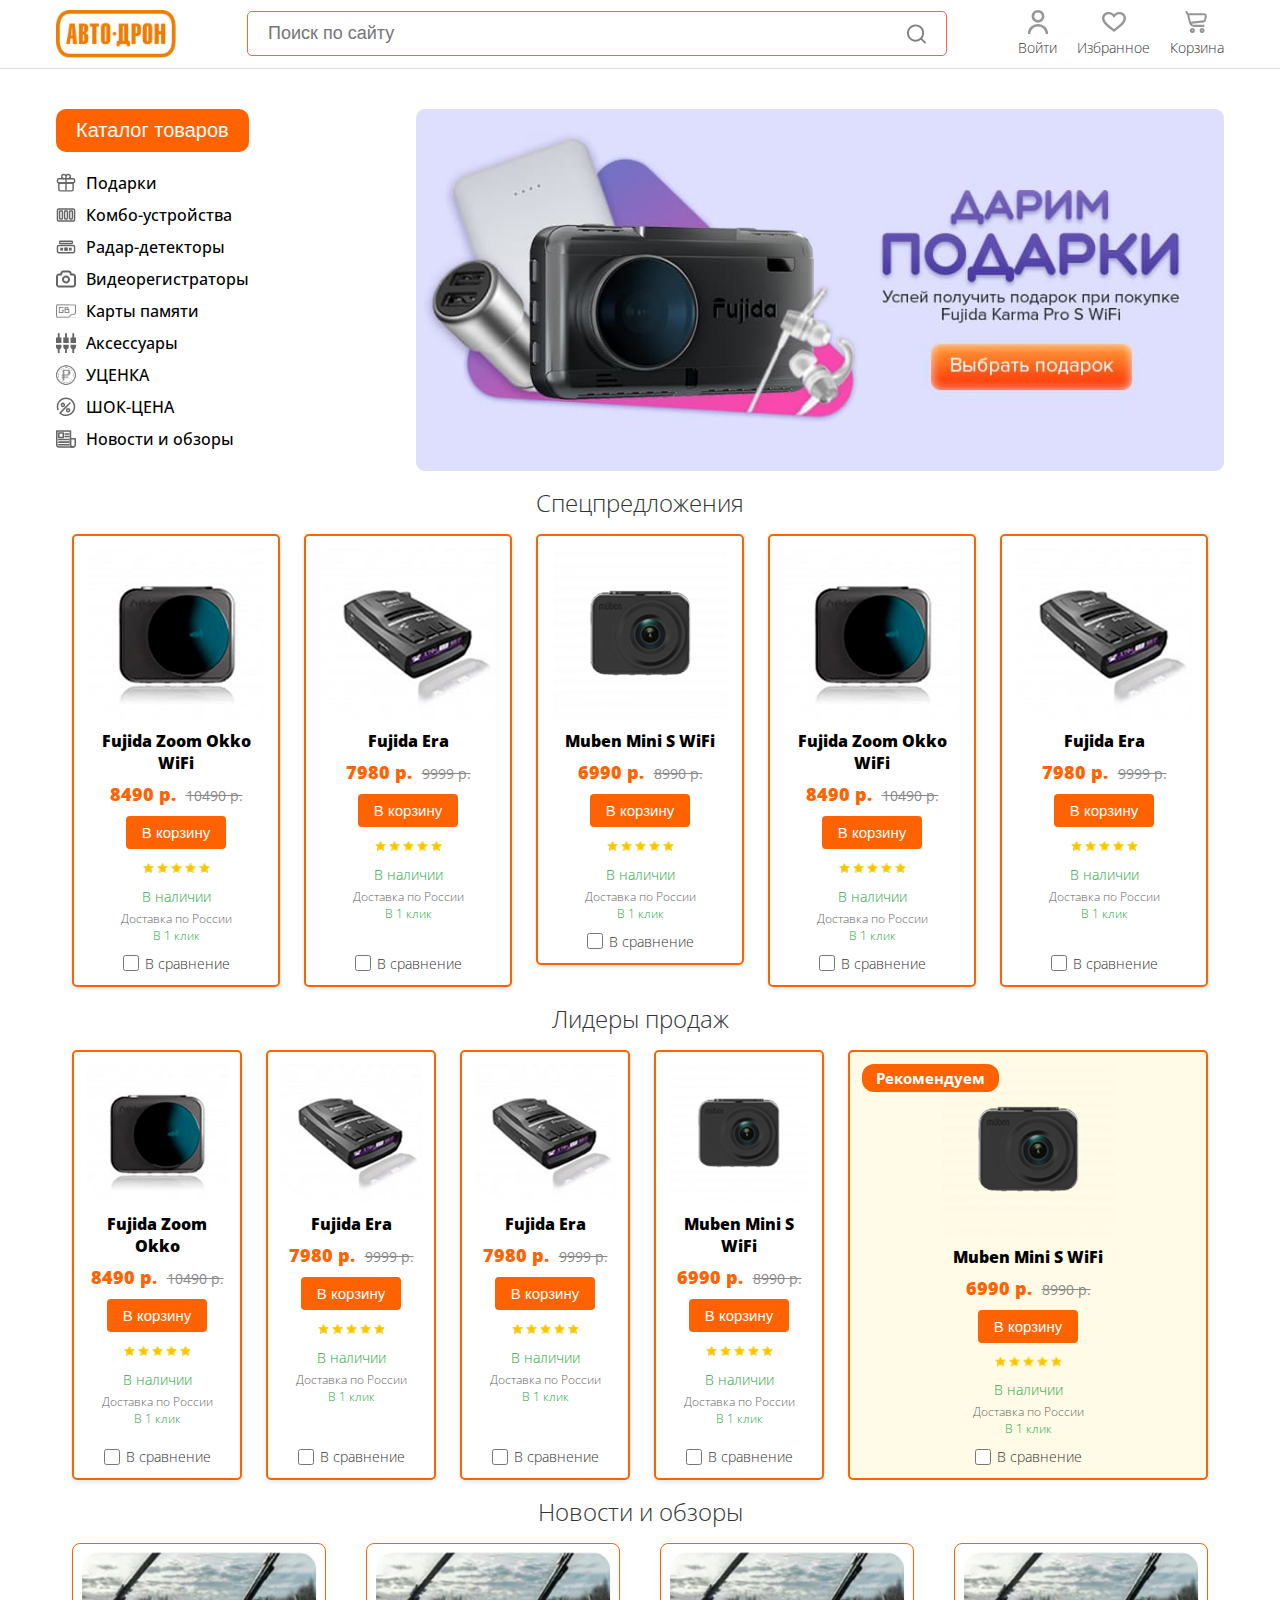
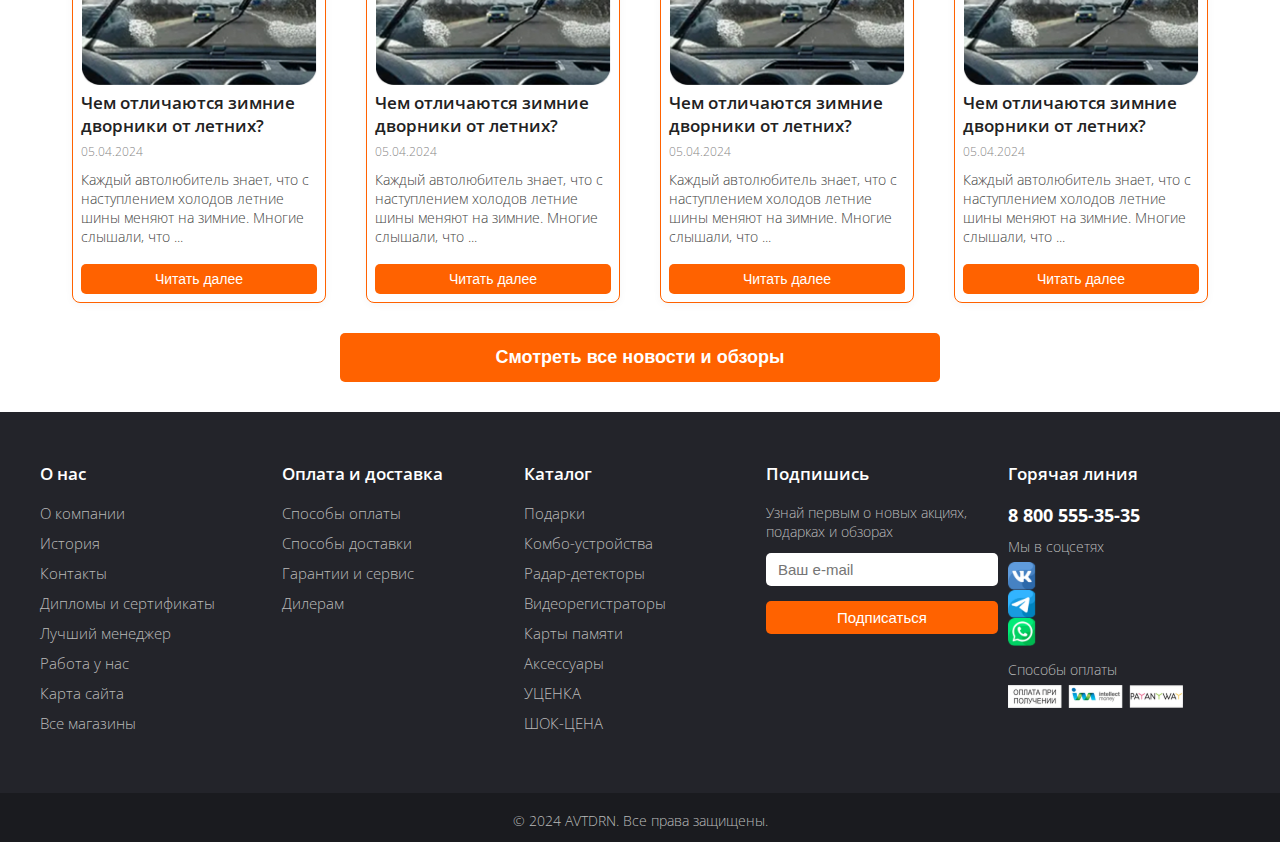
<file: html/index.html>
<!DOCTYPE html>
<html lang="ru">
<head>
  <meta charset="UTF-8" />
  <meta name="viewport" content="width=device-width, initial-scale=1.0" />
  <title>AVTDRN Main</title>
  <link rel="stylesheet" href="../css/index.css" />
  <link rel="stylesheet" href="../css/global.css" />
  <link href="https://fonts.googleapis.com/css2?family=Open+Sans:wght@300;400;600&display=swap" rel="stylesheet">
</head>
<body>
  <header class="header_top">
    <div class="container">
      <img src="../icons; images/avtologo.png" alt="AVTDRN Logo" class="logo" />

      <div class="search-form">
        <input class="search-form__txt" type="text" placeholder="Поиск по сайту" />
        <button class="search-form__btn">
          <img class="search-form__image" src="../icons; images/search.svg" alt="Поиск" />
        </button>
      </div>

      <div class="header_icons">
        <div class="icon_block">
          <img src="../icons; images/person.svg" alt="Войти" />
          <span>Войти</span>
        </div>
        <div class="icon_block">
          <img src="../icons; images/favour.svg" alt="Избранное" />
          <span>Избранное</span>
        </div>
        <a href="cart.html" class="card-link">
        <div class="icon_block">
          <img src="../icons; images/cart.svg" alt="Корзина" />
          <span>Корзина</span>
        </div>
        </a>
      </div>
    </div>
  </header>

  <div class="container">
    <div class="catalog-row">
      <div class="catalog-left">
        <button class="catalog-button">Каталог товаров</button>
        <ul class="item-list">
          <li>
            <img src="../icons; images/gift.svg" class="item-icon" alt="Подарки" />
            Подарки
          </li>
          <li>
            <img src="../icons; images/combo.svg" class="item-icon" alt="Комбо-устройства" />
            Комбо-устройства
          </li>
          <li>
            <img src="../icons; images/radar.svg" class="item-icon" alt="Радар-детекторы" />
            Радар-детекторы
          </li>
          <li>
            <img src="../icons; images/dashcam.svg" class="item-icon" alt="Видеорегистраторы" />
            Видеорегистраторы
          </li>
          <li>
            <img src="../icons; images/cards.svg" class="item-icon" alt="Карты памяти" />
            Карты памяти
          </li>
          <li>
            <img src="../icons; images/access.svg" class="item-icon" alt="Аксессуары" />
            Аксессуары
          </li>
          <li>
            <img src="../icons; images/ucenka.svg" class="item-icon" alt="УЦЕНКА" />
            УЦЕНКА
          </li>
          <li>
            <img src="../icons; images/shokcina.svg" class="item-icon" alt="ШОК-ЦЕНА" />
            ШОК-ЦЕНА
          </li>
          <li>
            <img src="../icons; images/news.svg" class="item-icon" alt="Новости и обзоры" />
            Новости и обзоры
          </li>
        </ul>
      </div>
      <div class="catalog-right">
        <img src="../icons; images/1pho.jpg" alt="Fujida Karma Pro S WiFi" class="main-image" />
    </div>
  </div>

  <div class="container">
    <div class="section-title">Спецпредложения</div>
    <div class="cards">
      <div class="card">
        <img class="product-image" src="../icons; images/fzoom.png" alt="Fujida Zoom Okko WiFi" />
        <div class="name"><strong>Fujida Zoom Okko WiFi</strong></div>
        <div class="price">
          <strong>8490 р.</strong> <span class="old-price">10490 р.</span>
        </div>
        <button class="buy-btn">В корзину</button>
        <div class="rating">
          <img src="../icons; images/5stars.png" alt="Оценка" />
        </div>
        <div class="stock">В наличии</div>
        <div class="shipping">Доставка по России</div>
        <div class="in-stock">В 1 клик</div>
        <div class="compare-block">
         <input type="checkbox" id="compare1">
         <label for="compare1">В сравнение</label>
       </div>
      </div>

      <div class="card">
        <img class="product-image" src="../icons; images/fera.png" alt="Fujida Era" />
        <div class="name"><strong>Fujida Era</strong></div>
        <div class="price">
          <strong>7980 р.</strong> <span class="old-price">9999 р.</span>
        </div>
        <button class="buy-btn">В корзину</button>
        <div class="rating">
          <img src="../icons; images/5stars.png" alt="Оценка" />
        </div>
        <div class="stock">В наличии</div>
        <div class="shipping">Доставка по России</div>
        <div class="in-stock">В 1 клик</div>
        <div class="compare-block">
          <input type="checkbox" id="compare2" />
          <label for="compare2">В сравнение</label>
        </div>
      </div>

      <a href="product.html" class="card-link">
      <div class="card">
        <img class="product-image" src="../icons; images/minis.png" alt="Muben Mini S WiFi" />
        <div class="name"><strong>Muben Mini S WiFi</strong></div>
        <div class="price">
          <strong>6990 р.</strong> <span class="old-price">8990 р.</span>
        </div>
        <button class="buy-btn">В корзину</button>
        <div class="rating">
          <img src="../icons; images/5stars.png" alt="Оценка" />
        </div>
        <div class="stock">В наличии</div>
        <div class="shipping">Доставка по России</div>
        <div class="in-stock">В 1 клик</div>
        <div class="compare-block">
          <input type="checkbox" id="compare3" />
          <label for="compare3">В сравнение</label>
        </div>
      </div>
      </a>
      
      <div class="card">
        <img class="product-image" src="../icons; images/fzoom.png" alt="Fujida Zoom Okko WiFi" />
        <div class="name"><strong>Fujida Zoom Okko WiFi</strong></div>
        <div class="price">
          <strong>8490 р.</strong> <span class="old-price">10490 р.</span>
        </div>
        <button class="buy-btn">В корзину</button>
        <div class="rating">
          <img src="../icons; images/5stars.png" alt="Оценка" />
        </div>
        <div class="stock">В наличии</div>
        <div class="shipping">Доставка по России</div>
        <div class="in-stock">В 1 клик</div>
        <div class="compare-block">
          <input type="checkbox" id="compare4" />
          <label for="compare4">В сравнение</label>
        </div>
      </div>

      <div class="card">
        <img class="product-image" src="../icons; images/fera.png" alt="Fujida Era 2" />
        <div class="name"><strong>Fujida Era</strong></div>
        <div class="price">
          <strong>7980 р.</strong> <span class="old-price">9999 р.</span>
        </div>
        <button class="buy-btn">В корзину</button>
        <div class="rating">
          <img src="../icons; images/5stars.png" alt="Оценка" />
        </div>
        <div class="stock">В наличии</div>
        <div class="shipping">Доставка по России</div>
        <div class="in-stock">В 1 клик</div>
        <div class="compare-block">
          <input type="checkbox" id="compare5" />
          <label for="compare5">В сравнение</label>
        </div>
      </div>
    </div>
  </div>

  <div class="container">
  <div class="leaders-title">Лидеры продаж</div>
  <div class="cards leaders-cards">
    <div class="card leader-card">
        <img class="product-image" src="../icons; images/fzoom.png" alt="Fujida Zoom Okko WiFi"/>
        <div class="name"><strong>Fujida Zoom Okko</strong></div>
        <div class="price">
          <strong>8490 р.</strong> <span class="old-price">10490 р.</span>
        </div>
        <button class="buy-btn">В корзину</button>
        <div class="rating">
          <img src="../icons; images/5stars.png" alt="Оценка" />
        </div>
        <div class="stock">В наличии</div>
        <div class="shipping">Доставка по России</div>
        <div class="in-stock">В 1 клик</div>
        <div class="compare-block">
         <input type="checkbox" id="compare1">
         <label for="compare1">В сравнение</label>
        </div>
    </div>
    <div class="card leader-card">
        <img class="product-image" src="../icons; images/fera.png" alt="Fujida Era 2" />
        <div class="name"><strong>Fujida Era</strong></div>
        <div class="price">
          <strong>7980 р.</strong> <span class="old-price">9999 р.</span>
        </div>
        <button class="buy-btn">В корзину</button>
        <div class="rating">
          <img src="../icons; images/5stars.png" alt="Оценка" />
        </div>
        <div class="stock">В наличии</div>
        <div class="shipping">Доставка по России</div>
        <div class="in-stock">В 1 клик</div>
        <div class="compare-block">
          <input type="checkbox" id="compare5" />
          <label for="compare5">В сравнение</label>
        </div>
    </div>
    <div class="card leader-card">
        <img class="product-image" src="../icons; images/fera.png" alt="Fujida Era 2" />
        <div class="name"><strong>Fujida Era</strong></div>
        <div class="price">
          <strong>7980 р.</strong> <span class="old-price">9999 р.</span>
        </div>
        <button class="buy-btn">В корзину</button>
        <div class="rating">
          <img src="../icons; images/5stars.png" alt="Оценка" />
        </div>
        <div class="stock">В наличии</div>
        <div class="shipping">Доставка по России</div>
        <div class="in-stock">В 1 клик</div>
        <div class="compare-block">
          <input type="checkbox" id="compare5" />
          <label for="compare5">В сравнение</label>
        </div>
    </div>

    <div class="card leader-card">
              <img class="product-image" src="../icons; images/minis.png" alt="Muben Mini S WiFi" />
        <div class="name"><strong>Muben Mini S WiFi</strong></div>
        <div class="price">
          <strong>6990 р.</strong> <span class="old-price">8990 р.</span>
        </div>
        <button class="buy-btn">В корзину</button>
        <div class="rating">
          <img src="../icons; images/5stars.png" alt="Оценка" />
        </div>
        <div class="stock">В наличии</div>
        <div class="shipping">Доставка по России</div>
        <div class="in-stock">В 1 клик</div>
        <div class="compare-block">
          <input type="checkbox" id="compare3" />
          <label for="compare3">В сравнение</label>
        </div>
    </div>
    
    <a href="product.html" class="card-link">
    <div class="card recommend-card">
      <div class="recommend-label">Рекомендуем</div>
              <img class="product-image" src="../icons; images/minis.png" alt="Muben Mini S WiFi" />
        <div class="name"><strong>Muben Mini S WiFi</strong></div>
        <div class="price">
          <strong>6990 р.</strong> <span class="old-price">8990 р.</span>
        </div>
        <button class="buy-btn">В корзину</button>
        <div class="rating">
          <img src="../icons; images/5stars.png" alt="Оценка" />
        </div>
        <div class="stock">В наличии</div>
        <div class="shipping">Доставка по России</div>
        <div class="in-stock">В 1 клик</div>
        <div class="compare-block">
          <input type="checkbox" id="compare3" />
          <label for="compare3">В сравнение</label>
        </div>
    </div>
    </a>
  </div>
  </div>  
  <div class="container">
  <div class="newss-title">Новости и обзоры</div>
  <div class="news-cards">
    <div class="news-card">
      <img class="news-image" src="../icons; images/newspost.jpg" alt="Фото новости">
      <div class="news-title">Чем отличаются зимние дворники от летних?</div>
      <div class="news-date">05.04.2024</div>
      <div class="news-preview">Каждый автолюбитель знает, что с наступлением холодов летние шины меняют на зимние. Многие слышали, что ...</div>
      <button class="news-btn">Читать далее</button>
    </div>
    <div class="news-card">
      <img class="news-image" src="../icons; images/newspost.jpg" alt="Фото новости">
      <div class="news-title">Чем отличаются зимние дворники от летних?</div>
      <div class="news-date">05.04.2024</div>
      <div class="news-preview">Каждый автолюбитель знает, что с наступлением холодов летние шины меняют на зимние. Многие слышали, что ...</div>
      <button class="news-btn">Читать далее</button>
    </div>
    <div class="news-card">
      <img class="news-image" src="../icons; images/newspost.jpg" alt="Фото новости">
      <div class="news-title">Чем отличаются зимние дворники от летних?</div>
      <div class="news-date">05.04.2024</div>
      <div class="news-preview">Каждый автолюбитель знает, что с наступлением холодов летние шины меняют на зимние. Многие слышали, что ...</div>
      <button class="news-btn">Читать далее</button>
    </div>
    <div class="news-card">
      <img class="news-image" src="../icons; images/newspost.jpg" alt="Фото новости">
      <div class="news-title">Чем отличаются зимние дворники от летних?</div>
      <div class="news-date">05.04.2024</div>
      <div class="news-preview">Каждый автолюбитель знает, что с наступлением холодов летние шины меняют на зимние. Многие слышали, что ...</div>
      <button class="news-btn">Читать далее</button>
    </div>
  </div>
  <button class="news-all-btn">Смотреть все новости и обзоры</button>
  </div>
  <footer class="footer">
  <div class="footer-container">
    <div class="footer-col">
      <div class="footer-title">О нас</div>
      <a href="#">О компании</a>
      <a href="#">История</a>
      <a href="#">Контакты</a>
      <a href="#">Дипломы и сертификаты</a>
      <a href="#">Лучший менеджер</a>
      <a href="#">Работа у нас</a>
      <a href="#">Карта сайта</a>
      <a href="#">Все магазины</a>
    </div>
    <div class="footer-col">
      <div class="footer-title">Оплата и доставка</div>
      <a href="#">Способы оплаты</a>
      <a href="#">Способы доставки</a>
      <a href="#">Гарантии и сервис</a>
      <a href="#">Дилерам</a>
    </div>
    <div class="footer-col">
      <div class="footer-title">Каталог</div>
      <a href="#">Подарки</a>
      <a href="#">Комбо-устройства</a>
      <a href="#">Радар-детекторы</a>
      <a href="#">Видеорегистраторы</a>
      <a href="#">Карты памяти</a>
      <a href="#">Аксессуары</a>
      <a href="#">УЦЕНКА</a>
      <a href="#">ШОК-ЦЕНА</a>
    </div>
    <div class="footer-col">
      <div class="footer-title">Подпишись</div>
      <div class="footer-subscribe-text">Узнай первым о новых акциях, подарках и обзорах</div>
      <form class="footer-subscribe-form">
        <input type="email" placeholder="Ваш e-mail" class="footer-input" />
        <button type="submit" class="footer-subscribe-btn">Подписаться</button>
      </form>
    </div>
    <div class="footer-col">
      <div class="footer-title">Горячая линия</div>
      <div class="footer-phone">8 800 555-35-35</div>
      <div class="footer-social-title">Мы в соцсетях</div>
      <div class="footer-socials">
        <img src="../icons; images/vk.png" alt="VK" />
        <img src="../icons; images/tg.png" alt="Telegram" />
        <img src="../icons; images/wh.png" alt="WhatsApp" />
      </div>
      <div class="footer-pay-title">Способы оплаты</div>
      <div class="footer-payments">
        <img src="../icons; images/sposoboplat.png" alt="Visa" />

      </div>
    </div>
  </div>
  <div class="footer-bottom">
    © 2024 AVTDRN. Все права защищены.
  </div>
</footer>
</body>
</html>
</file>
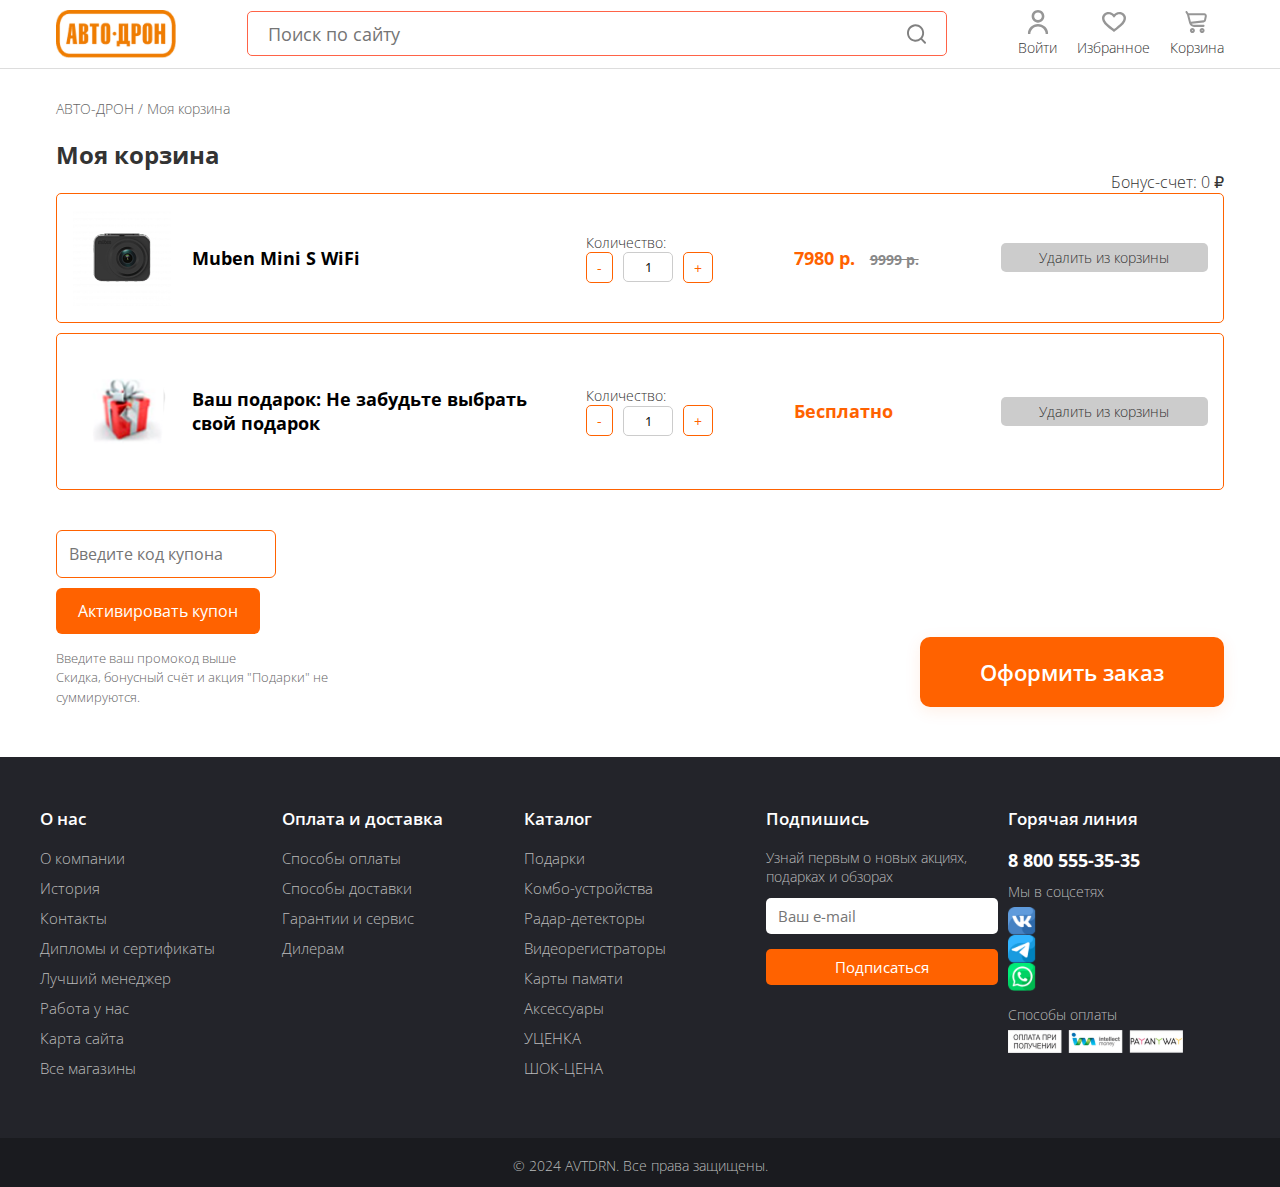
<file: html/cart.html>
<!DOCTYPE html>
<html lang="ru">
<head>
    <meta charset="UTF-8">
    <meta name="viewport" content="width=device-width, initial-scale=1.0">
    <title>AVTDRN Cart</title>
    <link rel="stylesheet" href="../css/cart.css" />
    <link rel="stylesheet" href="../css/global.css" />
    <link href="https://fonts.googleapis.com/css2?family=Open+Sans:wght@300;400;600&display=swap" rel="stylesheet">
</head>
<body>
     <header class="header_top">
    <div class="container">
      <a href="index.html">
        <img src="../icons; images/avtologo.png" alt="AVTDRN Logo" class="logo" />
      </a>

      <div class="search-form">
        <input class="search-form__txt" type="text" placeholder="Поиск по сайту" />
        <button class="search-form__btn">
          <img class="search-form__image" src="../icons; images/search.svg" alt="Поиск" />
        </button>
      </div>

      <div class="header_icons">
        <div class="icon_block">
          <img src="../icons; images/person.svg" alt="Войти" />
          <span>Войти</span>
        </div>
        <div class="icon_block">
          <img src="../icons; images/favour.svg" alt="Избранное" />
          <span>Избранное</span>
        </div>
        <div class="icon_block">
          <img src="../icons; images/cart.svg" alt="Корзина" />
          <span>Корзина</span>
        </div>
      </div>
    </div>
  </header>
  <div class="container">
        <div class="breadcrumb">АВТО-ДРОН / Моя корзина</div>
        <div class="cart-title">Моя корзина</div>
        <div class="cart-total">Бонус-счет: 0 ₽</div>
        <div class="cart-item">
            <img class="item-image" src="../icons; images/minis.png" alt="Muben Mini S WiFi">
            <div class="item-name">Muben Mini S WiFi</div>
            <div class="item-quantity">
                Количество:
                <div class="quantity-controls">
                    <button class="quantity-btn">-</button>
                    <input class="quantity-input" type="text" value="1" readonly>
                    <button class="quantity-btn">+</button>
                </div>
            </div>
            <div class="item-price">7980 р. <span class="item-old-price">9999 р.</span></div>
            <div class="remove-btn">Удалить из корзины</div>
        </div>
        <div class="cart-item">
            <img class="item-image" src="../icons; images/gift.png" alt="Gift">
            <div class="item-name">Ваш подарок: Не забудьте выбрать свой подарок</div>
            <div class="item-quantity">
                Количество:
                <div class="quantity-controls">
                    <button class="quantity-btn">-</button>
                    <input class="quantity-input" type="text" value="1" readonly>
                    <button class="quantity-btn">+</button>
                </div>
            </div>
            <div class="item-price">Бесплатно</div>
            <div class="remove-btn">Удалить из корзины</div>
        </div>
        <div class="cart-actions-row">
          <div class="cart-coupon-block">
            <input class="coupon-input" type="text" placeholder="Введите код купона">
            <button class="activate-coupon">Активировать купон</button>
            <div class="order-note">
              Введите ваш промокод выше<br>
              Скидка, бонусный счёт и акция "Подарки" не суммируются.
            </div>
          </div>
          <div class="cart-checkout-block">
            <a href="checkout.html" class="card-link">
            <button class="checkout-btn">Оформить заказ</button>
            </a>
          </div>
        </div>
    </div>
    <footer class="footer">
  <div class="footer-container">
    <div class="footer-col">
      <div class="footer-title">О нас</div>
      <a href="#">О компании</a>
      <a href="#">История</a>
      <a href="#">Контакты</a>
      <a href="#">Дипломы и сертификаты</a>
      <a href="#">Лучший менеджер</a>
      <a href="#">Работа у нас</a>
      <a href="#">Карта сайта</a>
      <a href="#">Все магазины</a>
    </div>
    <div class="footer-col">
      <div class="footer-title">Оплата и доставка</div>
      <a href="#">Способы оплаты</a>
      <a href="#">Способы доставки</a>
      <a href="#">Гарантии и сервис</a>
      <a href="#">Дилерам</a>
    </div>
    <div class="footer-col">
      <div class="footer-title">Каталог</div>
      <a href="#">Подарки</a>
      <a href="#">Комбо-устройства</a>
      <a href="#">Радар-детекторы</a>
      <a href="#">Видеорегистраторы</a>
      <a href="#">Карты памяти</a>
      <a href="#">Аксессуары</a>
      <a href="#">УЦЕНКА</a>
      <a href="#">ШОК-ЦЕНА</a>
    </div>
    <div class="footer-col">
      <div class="footer-title">Подпишись</div>
      <div class="footer-subscribe-text">Узнай первым о новых акциях, подарках и обзорах</div>
      <form class="footer-subscribe-form">
        <input type="email" placeholder="Ваш e-mail" class="footer-input" />
        <button type="submit" class="footer-subscribe-btn">Подписаться</button>
      </form>
    </div>
    <div class="footer-col">
      <div class="footer-title">Горячая линия</div>
      <div class="footer-phone">8 800 555-35-35</div>
      <div class="footer-social-title">Мы в соцсетях</div>
      <div class="footer-socials">
        <img src="../icons; images/vk.png" alt="VK" />
        <img src="../icons; images/tg.png" alt="Telegram" />
        <img src="../icons; images/wh.png" alt="WhatsApp" />
      </div>
      <div class="footer-pay-title">Способы оплаты</div>
      <div class="footer-payments">
        <img src="../icons; images/sposoboplat.png" alt="Visa" />

      </div>
    </div>
  </div>
  <div class="footer-bottom">
    © 2024 AVTDRN. Все права защищены.
  </div>
</footer>
</body>
</html>
</file>
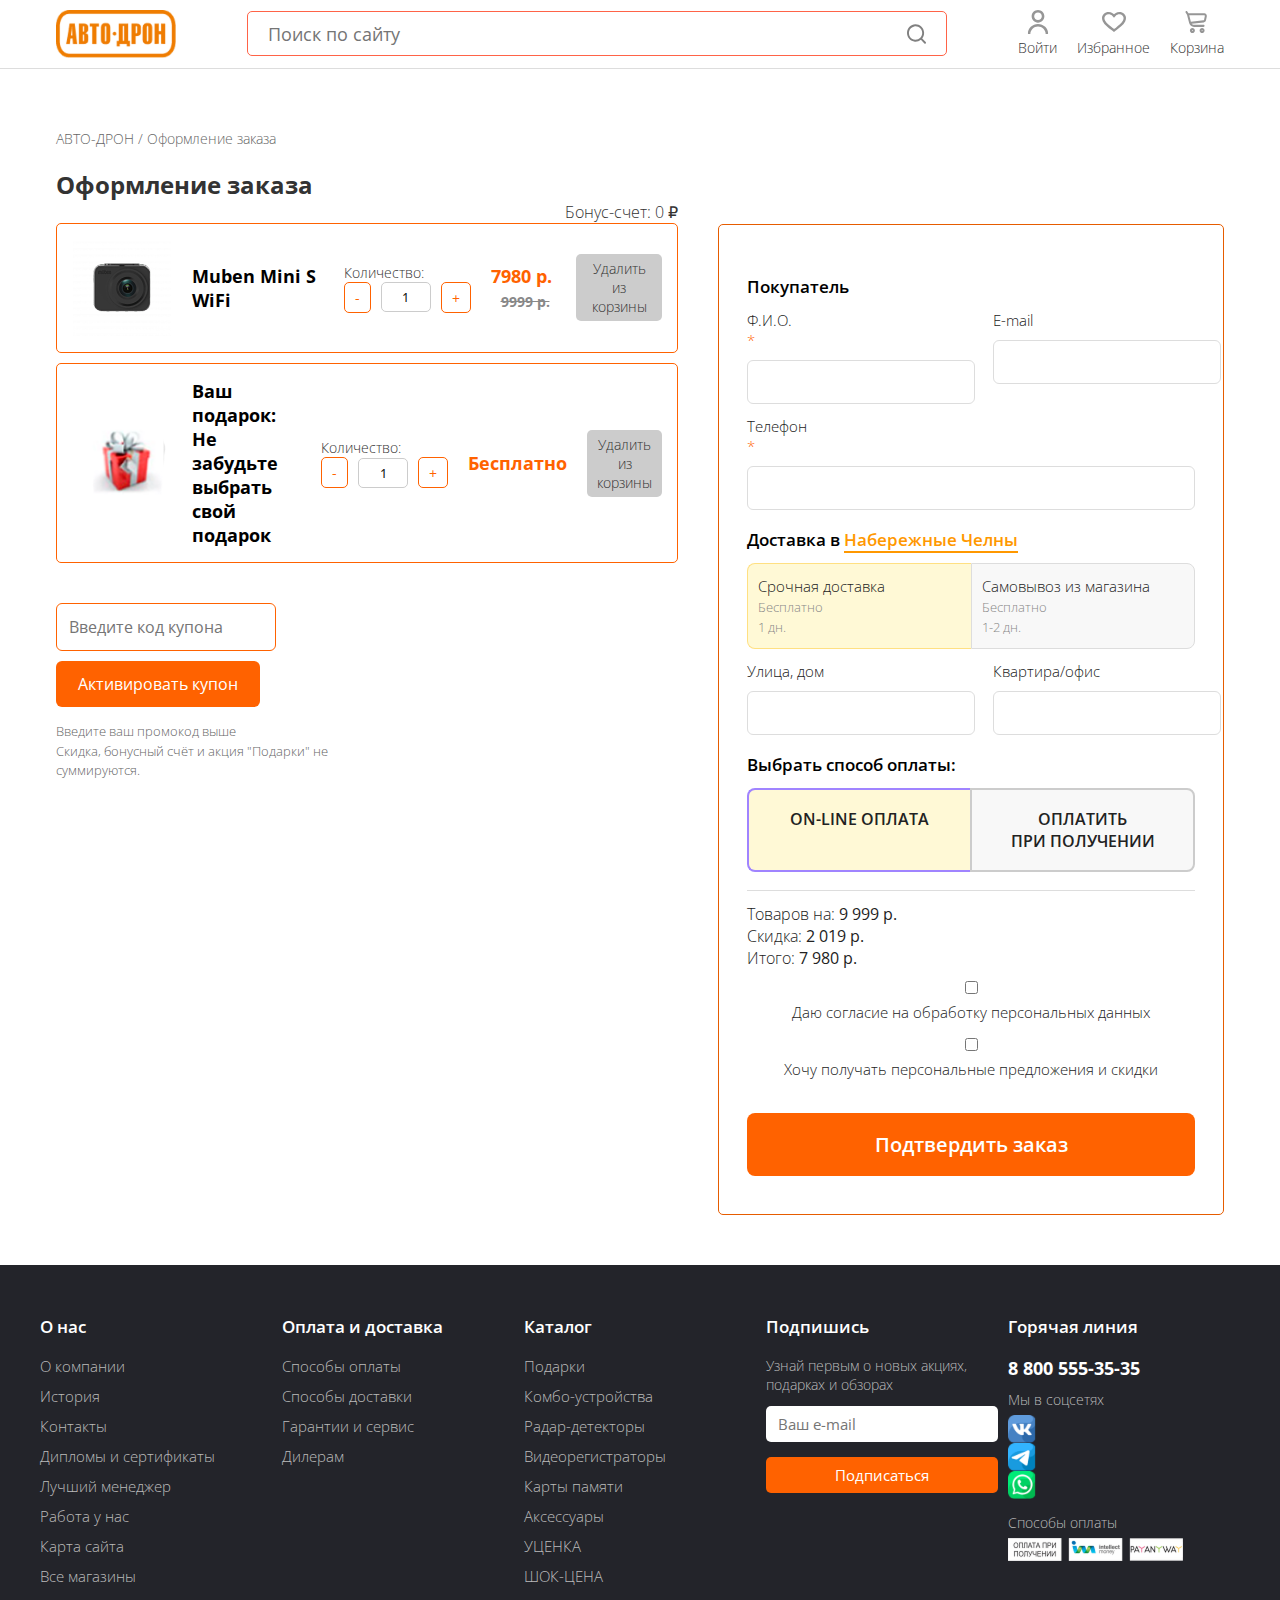
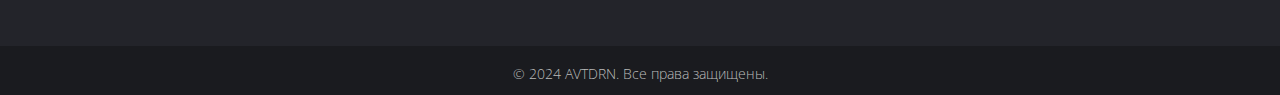
<file: html/checkout.html>
<!DOCTYPE html>
<html lang="ru">
<head>
    <meta charset="UTF-8">
    <meta name="viewport" content="width=device-width, initial-scale=1.0">
    <title>AVTDRN Checkout</title>
    <link rel="stylesheet" href="../css/checkout.css" />
    <link rel="stylesheet" href="../css/global.css" />
    <link href="https://fonts.googleapis.com/css2?family=Open+Sans:wght@300;400;600&display=swap" rel="stylesheet">
</head>
<body>
    <header class="header_top">
    <div class="container">
      <a href="index.html">
        <img src="../icons; images/avtologo.png" alt="AVTDRN Logo" class="logo" />
      </a>

      <div class="search-form">
        <input class="search-form__txt" type="text" placeholder="Поиск по сайту" />
        <button class="search-form__btn">
          <img class="search-form__image" src="../icons; images/search.svg" alt="Поиск" />
        </button>
      </div>

      <div class="header_icons">
        <div class="icon_block">
          <img src="../icons; images/person.svg" alt="Войти" />
          <span>Войти</span>
        </div>
        <div class="icon_block">
          <img src="../icons; images/favour.svg" alt="Избранное" />
          <span>Избранное</span>
        </div>
        <div class="icon_block">
          <img src="../icons; images/cart.svg" alt="Корзина" />
          <span>Корзина</span>
        </div>
      </div>
    </div>
  </header>
  <div class="container">
    <div class="checkout-layout">
      <!-- Левая часть: корзина -->
      <div class="checkout-cart">
        <div class="breadcrumb">АВТО-ДРОН / Оформление заказа</div>
        <div class="cart-title">Оформление заказа</div>
        <div class="cart-total">Бонус-счет: 0 ₽</div>
        <div class="cart-item">
          <img class="item-image" src="../icons; images/minis.png" alt="Muben Mini S WiFi">
          <div class="item-name">Muben Mini S WiFi</div>
          <div class="item-quantity">
            Количество:
            <div class="quantity-controls">
              <button class="quantity-btn">-</button>
              <input class="quantity-input" type="text" value="1" readonly>
              <button class="quantity-btn">+</button>
            </div>
          </div>
          <div class="item-price">7980 р. <span class="item-old-price">9999 р.</span></div>
          <div class="remove-btn">Удалить из корзины</div>
        </div>
        <div class="cart-item">
          <img class="item-image" src="../icons; images/gift.png" alt="Gift">
          <div class="item-name">Ваш подарок: Не забудьте выбрать свой подарок</div>
          <div class="item-quantity">
            Количество:
            <div class="quantity-controls">
              <button class="quantity-btn">-</button>
              <input class="quantity-input" type="text" value="1" readonly>
              <button class="quantity-btn">+</button>
            </div>
          </div>
          <div class="item-price">Бесплатно</div>
          <div class="remove-btn">Удалить из корзины</div>
        </div>
        <div class="cart-actions-row">
          <div class="cart-coupon-block">
            <input class="coupon-input" type="text" placeholder="Введите код купона">
            <button class="activate-coupon">Активировать купон</button>
            <div class="order-note">
              Введите ваш промокод выше<br>
              Скидка, бонусный счёт и акция "Подарки" не суммируются.
            </div>
          </div>
          <!-- Блок cart-checkout-block с кнопкой оформления заказа убран -->
        </div>
      </div>
      <!-- Правая часть: оформление заказа -->
      <div class="checkout-form-window">
        <form class="checkout-form">
          <div class="checkout-block-title">Покупатель</div>
          <div class="checkout-row">
            <div class="checkout-field">
              <label>Ф.И.О. <span class="required">*</span></label>
              <input type="text">
            </div>
            <div class="checkout-field">
              <label>E-mail</label>
              <input type="email">
            </div>
          </div>
          <div class="checkout-row">
            <div class="checkout-field" style="width:100%">
              <label>Телефон <span class="required">*</span></label>
              <input type="tel">
            </div>
          </div>
          <div class="checkout-block-title">Доставка в <span class="checkout-city">Набережные Челны</span></div>
          <div class="checkout-delivery-row">
            <div class="delivery-option active">
              Срочная доставка<br>
              <span>Бесплатно<br>1 дн.</span>
            </div>
            <div class="delivery-option">
              Самовывоз из магазина<br>
              <span>Бесплатно<br>1-2 дн.</span>
            </div>
          </div>
          <div class="checkout-row">
            <div class="checkout-field">
              <label>Улица, дом</label>
              <input type="text">
            </div>
            <div class="checkout-field">
              <label>Квартира/офис</label>
              <input type="text">
            </div>
          </div>
          <div class="checkout-block-title">Выбрать способ оплаты:</div>
          <div class="checkout-pay-row">
            <div class="pay-option active">ON-LINE ОПЛАТА</div>
            <div class="pay-option">ОПЛАТИТЬ<br>ПРИ ПОЛУЧЕНИИ</div>
          </div>
          <div class="checkout-summary">
            <div>Товаров на: <b>9 999 р.</b></div>
            <div>Скидка: <b>2 019 р.</b></div>
            <div>Итого: <b>7 980 р.</b></div>
          </div>
          <label class="checkout-checkbox">
            <input type="checkbox"> Даю согласие на обработку персональных данных
          </label>
          <label class="checkout-checkbox">
            <input type="checkbox"> Хочу получать персональные предложения и скидки
          </label>
          <button class="checkout-confirm-btn" type="submit">Подтвердить заказ</button>
        </form>
      </div>
    </div>
  </div>
  <footer class="footer">
  <div class="footer-container">
    <div class="footer-col">
      <div class="footer-title">О нас</div>
      <a href="#">О компании</a>
      <a href="#">История</a>
      <a href="#">Контакты</a>
      <a href="#">Дипломы и сертификаты</a>
      <a href="#">Лучший менеджер</a>
      <a href="#">Работа у нас</a>
      <a href="#">Карта сайта</a>
      <a href="#">Все магазины</a>
    </div>
    <div class="footer-col">
      <div class="footer-title">Оплата и доставка</div>
      <a href="#">Способы оплаты</a>
      <a href="#">Способы доставки</a>
      <a href="#">Гарантии и сервис</a>
      <a href="#">Дилерам</a>
    </div>
    <div class="footer-col">
      <div class="footer-title">Каталог</div>
      <a href="#">Подарки</a>
      <a href="#">Комбо-устройства</a>
      <a href="#">Радар-детекторы</a>
      <a href="#">Видеорегистраторы</a>
      <a href="#">Карты памяти</a>
      <a href="#">Аксессуары</a>
      <a href="#">УЦЕНКА</a>
      <a href="#">ШОК-ЦЕНА</a>
    </div>
    <div class="footer-col">
      <div class="footer-title">Подпишись</div>
      <div class="footer-subscribe-text">Узнай первым о новых акциях, подарках и обзорах</div>
      <form class="footer-subscribe-form">
        <input type="email" placeholder="Ваш e-mail" class="footer-input" />
        <button type="submit" class="footer-subscribe-btn">Подписаться</button>
      </form>
    </div>
    <div class="footer-col">
      <div class="footer-title">Горячая линия</div>
      <div class="footer-phone">8 800 555-35-35</div>
      <div class="footer-social-title">Мы в соцсетях</div>
      <div class="footer-socials">
        <img src="../icons; images/vk.png" alt="VK" />
        <img src="../icons; images/tg.png" alt="Telegram" />
        <img src="../icons; images/wh.png" alt="WhatsApp" />
      </div>
      <div class="footer-pay-title">Способы оплаты</div>
      <div class="footer-payments">
        <img src="../icons; images/sposoboplat.png" alt="Visa" />

      </div>
    </div>
  </div>
  <div class="footer-bottom">
    © 2024 AVTDRN. Все права защищены.
  </div>
</footer>
</body>
</html>
</file>
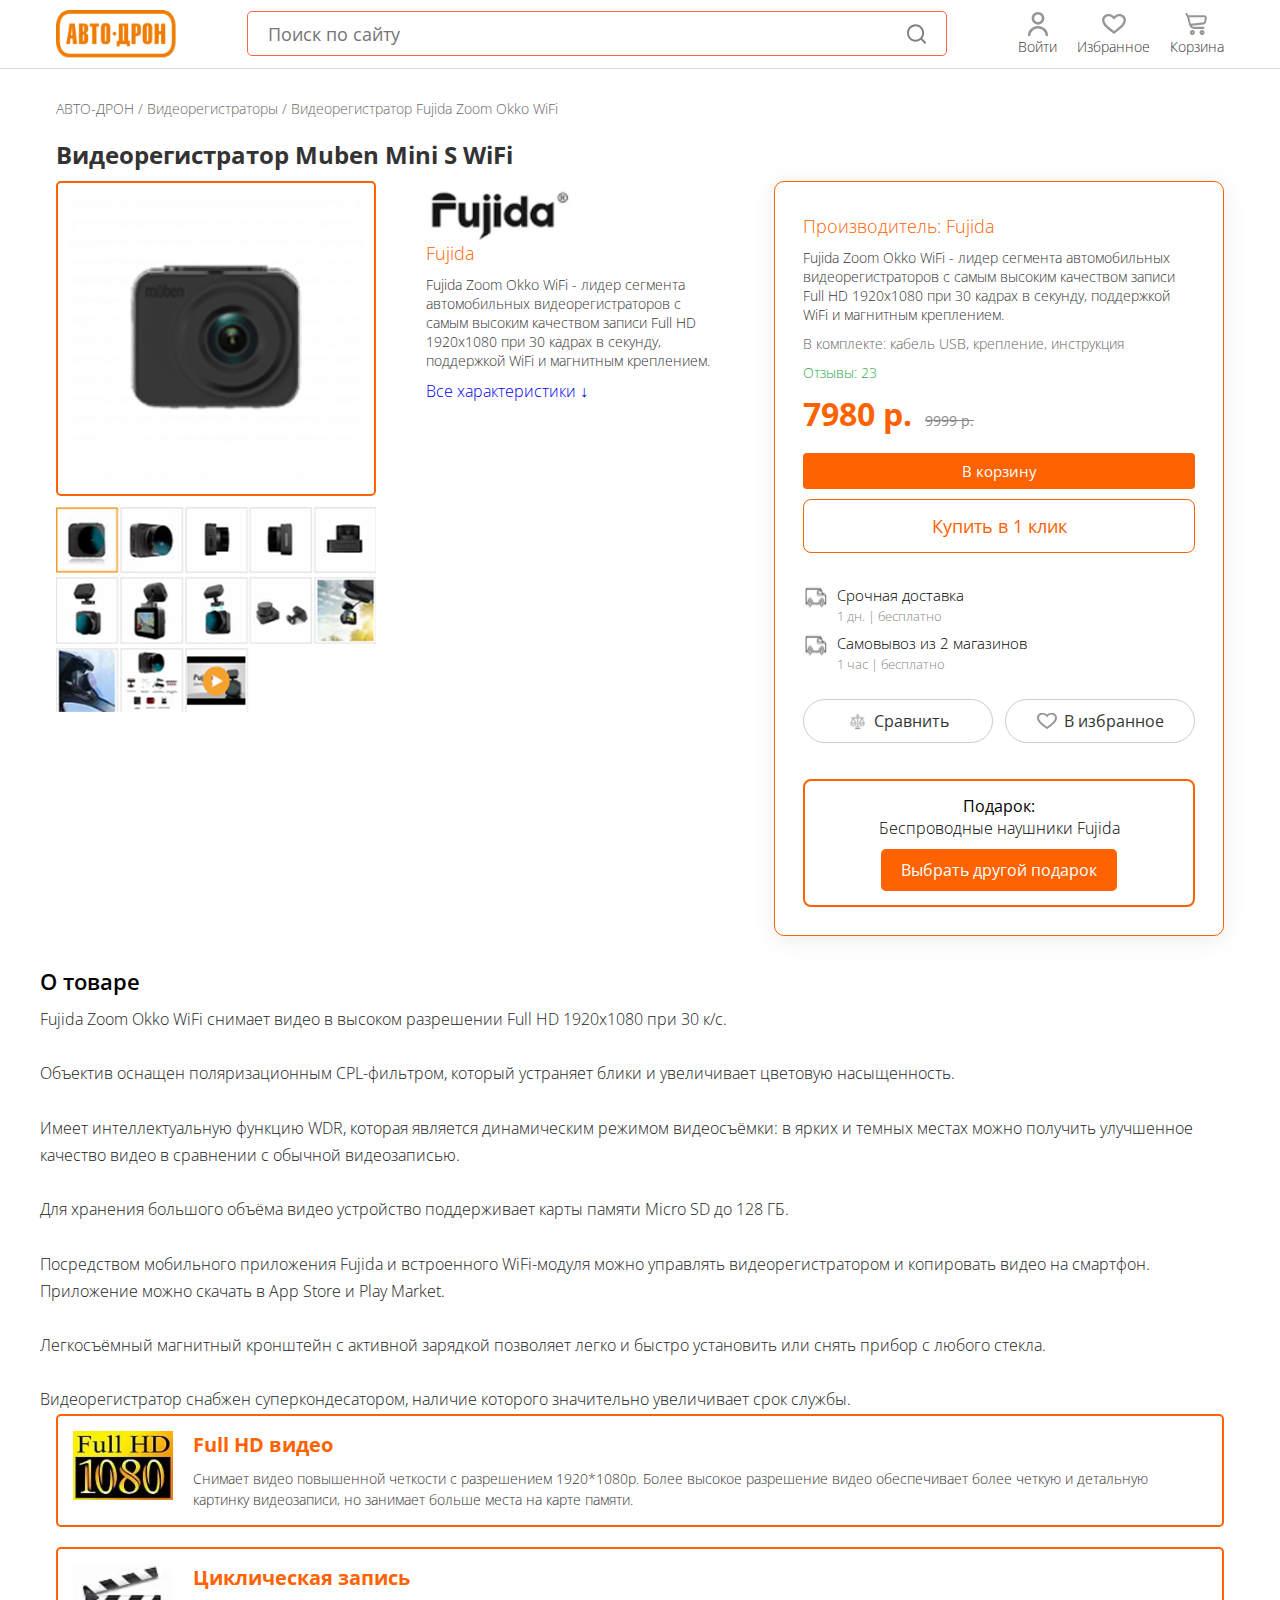
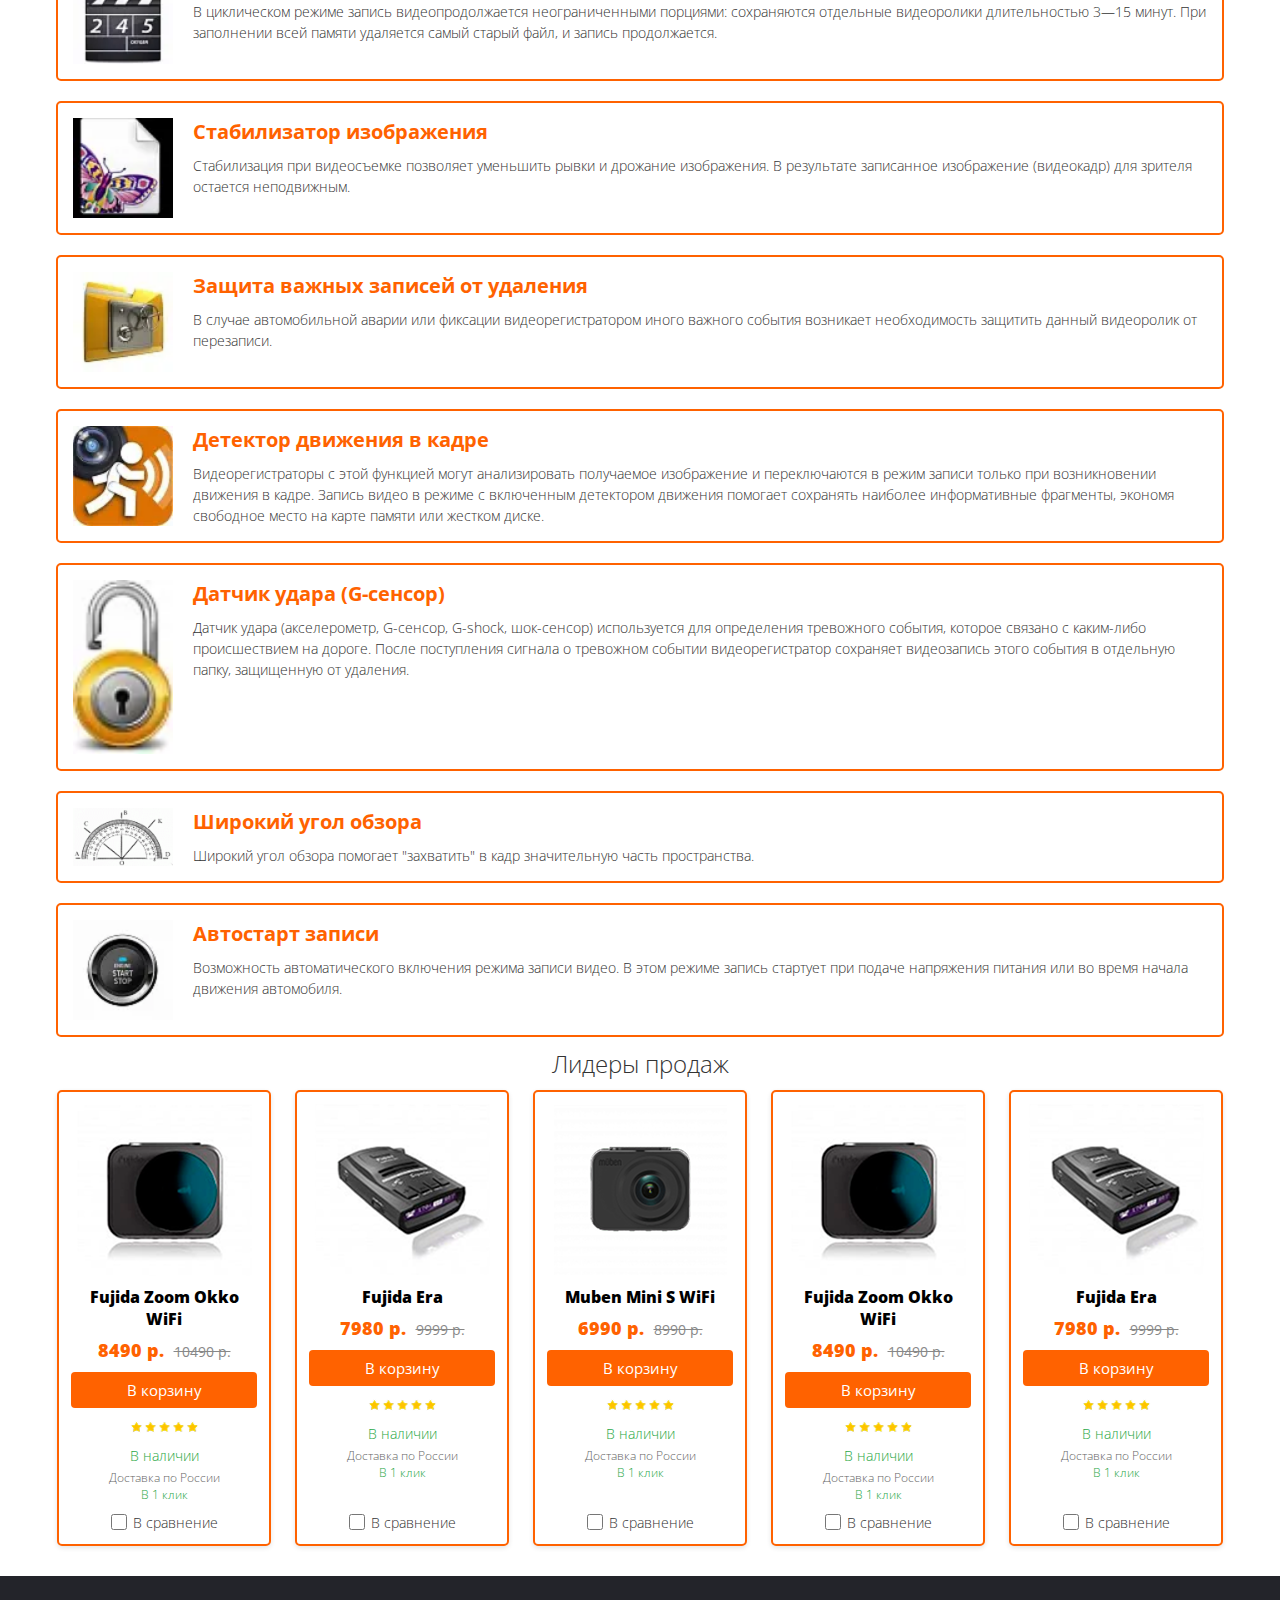
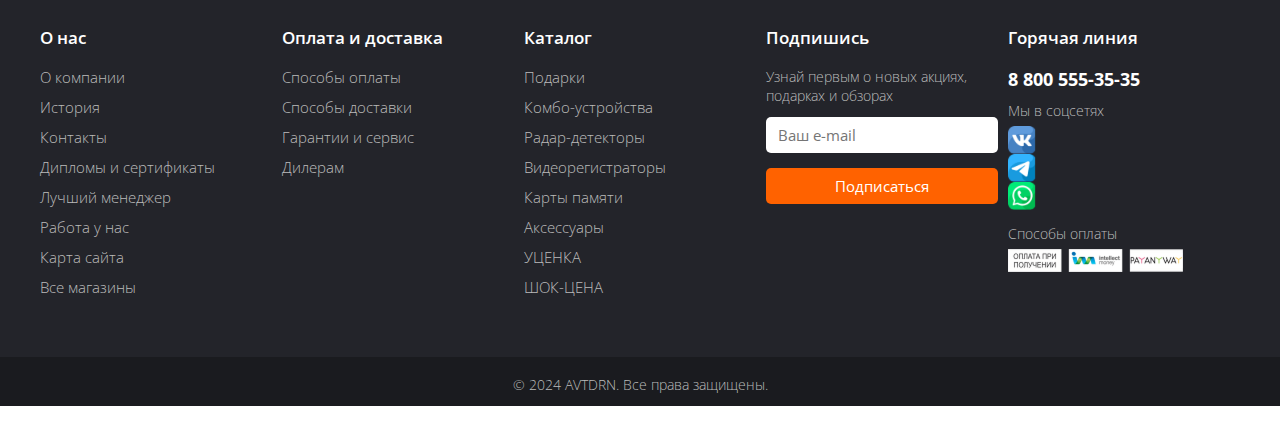
<file: html/product.html>
<!DOCTYPE html>
<html lang="ru">
<head>
    <meta charset="UTF-8">
    <meta name="viewport" content="width=device-width, initial-scale=1.0">
    <title>AVTDRN Product</title>
    <link rel="stylesheet" href="../css/product.css" />
    <link rel="stylesheet" href="../css/global.css" />
    <link href="https://fonts.googleapis.com/css2?family=Open+Sans:wght@300;400;600&display=swap" rel="stylesheet">
</head>
<body>
    <header class="header_top">
    <div class="container">
      <a href="index.html">
        <img src="../icons; images/avtologo.png" alt="AVTDRN Logo" class="logo" />
      </a>

      <div class="search-form">
        <input class="search-form__txt" type="text" placeholder="Поиск по сайту" />
        <button class="search-form__btn">
          <img class="search-form__image" src="../icons; images/search.svg" alt="Поиск" />
        </button>
      </div>

      <div class="header_icons">
        <div class="icon_block">
          <img src="../icons; images/person.svg" alt="Войти" />
          <span>Войти</span>
        </div>
        <div class="icon_block">
          <img src="../icons; images/favour.svg" alt="Избранное" />
          <span>Избранное</span>
        </div>
        <div class="icon_block">
          <img src="../icons; images/cart.svg" alt="Корзина" />
          <span>Корзина</span>
        </div>
      </div>
    </div>
  </header>
  <div>
    
  <div class="container">
        <div class="breadcrumb">АВТО-ДРОН / Видеорегистраторы / Видеорегистратор Fujida Zoom Okko WiFi</div>
        <div class="product-title">Видеорегистратор Muben Mini S WiFi</div>
        <div class="product-layout">
            <div class="product-left">
            <div class="product-gallery">
                <div class="gallery-main">
                    <img src="../icons; images/minis.png" alt="Muben Mini S Wifi">
                </div>
                <div class="gallery-thumbs">
                    <img src="../icons; images/gallery.jpg" alt="Thumbnail 1">
                </div>
            </div>
            </div>
            <div class="product-center">
              <div class="info-brand">
                <img src="../icons; images/fujida.png" alt="Fujida" style="height:60px;vertical-align:middle;margin-right:8px;">
                Fujida
              </div>
              <div class="info-description">
                Fujida Zoom Okko WiFi - лидер сегмента автомобильных видеорегистраторов с самым высоким качеством записи Full HD 1920x1080 при 30 кадрах в секунду, поддержкой WiFi и магнитным креплением.
              </div>
              <a href="#" class="all-characteristics">Все характеристики ↓</a>
            </div>
            <div class="product-right">
            <div class="product-info">
                <div class="info-brand">Производитель: Fujida</div>
                <div class="info-description">
                    Fujida Zoom Okko WiFi - лидер сегмента автомобильных видеорегистраторов с самым высоким качеством записи Full HD 1920x1080 при 30 кадрах в секунду, поддержкой WiFi и магнитным креплением.
                </div>
                <div class="info-characteristics">
                    В комплекте: кабель USB, крепление, инструкция
                </div>
                <div class="info-stock">Отзывы: 23</div>
                
                <div class="price-block">
                  7980 р. <span class="old-price">9999 р.</span>
                </div>
                <a href="cart.html" class="card-link">
                <button class="buy-btn">В корзину</button>
                </a>
                <button class="one-click-btn">Купить в 1 клик</button>

                <div class="delivery-block">
                  <div class="delivery-row">
                    <span class="delivery-icon">
                      <img src="../icons; images/transport.png" alt="Доставка" />
                    </span>
                    <span>Срочная доставка<br><span class="delivery-detail">1 дн. | бесплатно</span></span>
                  </div>
                  <div class="delivery-row">
                    <span class="delivery-icon">
                      <img src="../icons; images/transport.png" alt="Самовывоз" />
                    </span>
                    <span>Самовывоз из 2 магазинов<br><span class="delivery-detail">1 час | бесплатно</span></span>
                  </div>
                </div>
                <div class="compare-fav-row">
                  <button class="compare-btn">
                    <img src="../icons; images/sravni.png" alt="Сравнить" />
                    Сравнить
                  </button>
                  <button class="favorite-btn">
                    <img src="../icons; images/favour.svg" alt="В избранное" />
                    В избранное
                  </button>
                </div>
                <div class="gift-block">
                  <b>Подарок:</b><br>
                  Беспроводные наушники Fujida
                  <button>Выбрать другой подарок</button>
                </div>
            </div>
            </div>
        </div>
    </div>
    <div class="product-description-block">
        <div class="product-description-title">О товаре</div>
        <div class="product-description-text">
    Fujida Zoom Okko WiFi снимает видео в высоком разрешении Full HD 1920x1080 при 30 к/с.<br><br>
    Объектив оснащен поляризационным CPL-фильтром, который устраняет блики и увеличивает цветовую насыщенность.<br><br>
    Имеет интеллектуальную функцию WDR, которая является динамическим режимом видеосъёмки: в ярких и темных местах можно получить улучшенное качество видео в сравнении с обычной видеозаписью.<br><br>
    Для хранения большого объёма видео устройство поддерживает карты памяти Micro SD до 128 ГБ.<br><br>
    Посредством мобильного приложения Fujida и встроенного WiFi-модуля можно управлять видеорегистратором и копировать видео на смартфон. Приложение можно скачать в App Store и Play Market.<br><br>
    Легкосъёмный магнитный кронштейн с активной зарядкой позволяет легко и быстро установить или снять прибор с любого стекла.<br><br>
    Видеорегистратор снабжен суперкондесатором, наличие которого значительно увеличивает срок службы.
    </div>
    <div class="container">
        <div class="feature-section">
            <img class="feature-image" src="../icons; images/fullhd.png" alt="Full HD 1080">
            <div class="feature-content">
                <div class="feature-title">Full HD видео</div>
                <div class="feature-text">
                    Снимает видео повышенной четкости с разрешением 1920*1080p. Более высокое разрешение видео обеспечивает более четкую и детальную картинку видеозаписи, но занимает больше места на карте памяти.
                </div>
            </div>
        </div>
        <div class="feature-section">
            <img class="feature-image" src="../icons; images/movie.png" alt="Циклическая запись">
            <div class="feature-content">
                <div class="feature-title">Циклическая запись</div>
                <div class="feature-text">
                    В циклическом режиме запись видеопродолжается неограниченными порциями: сохраняются отдельные видеоролики длительностью 3—15 минут. При заполнении всей памяти удаляется самый старый файл, и запись продолжается.
                </div>
            </div>
        </div>
        <div class="feature-section">
            <img class="feature-image" src="../icons; images/stabiliz.png" alt="Стабилизатор изображения">
            <div class="feature-content">
                <div class="feature-title">Стабилизатор изображения</div>
                <div class="feature-text">
                    Стабилизация при видеосъемке позволяет уменьшить рывки и дрожание изображения. В результате записанное изображение (видеокадр) для зрителя остается неподвижным.
                </div>
            </div>
        </div>
        <div class="feature-section">
            <img class="feature-image" src="../icons; images/zachita.png" alt="Ночной режим">
            <div class="feature-content">
                <div class="feature-title">Защита важных записей от удаления</div>
                <div class="feature-text">
                    В случае автомобильной аварии или фиксации видеорегистратором иного важного события возникает необходимость защитить данный видеоролик от перезаписи.
                </div>
            </div>
        </div>
        <div class="feature-section">
            <img class="feature-image" src="../icons; images/detector.png" alt="Wi-Fi модуль">
            <div class="feature-content">
                <div class="feature-title">Детектор движения в кадре</div>
                <div class="feature-text">
                    Видеорегистраторы с этой функцией могут анализировать получаемое изображение и переключаются в режим записи только при возникновении движения в кадре. Запись видео в режиме с включенным детектором движения помогает сохранять наиболее информативные фрагменты, экономя свободное место на карте памяти или жестком диске.
                </div>
            </div>
        </div>
        <div class="feature-section">
            <img class="feature-image" src="../icons; images/gsensor.png" alt="Голосовое управление">
            <div class="feature-content">
                <div class="feature-title">Датчик удара (G-сенсор)</div>
                <div class="feature-text">
                    Датчик удара (акселерометр, G-сенсор, G-shock, шок-сенсор) используется для определения тревожного события, которое связано с каким-либо происшествием на дороге. После поступления сигнала о тревожном событии видеорегистратор сохраняет видеозапись этого события в отдельную папку, защищенную от удаления.
                </div>
            </div>
        </div>
        <div class="feature-section">
            <img class="feature-image" src="../icons; images/obzor.png" alt="GPS модуль">
            <div class="feature-content">
                <div class="feature-title">Широкий угол обзора</div>
                <div class="feature-text">
                    Широкий угол обзора помогает "захватить" в кадр значительную часть пространства.
                </div>
            </div>
        </div>
        <div class="feature-section">
            <img class="feature-image" src="../icons; images/startstop.png" alt="Защита от перегрева">
            <div class="feature-content">
                <div class="feature-title">Автостарт записи</div>
                <div class="feature-text">
                    Возможность автоматического включения режима записи видео. В этом режиме запись стартует при подаче напряжения питания или во время начала движения автомобиля.
                </div>
            </div>
        </div>
    </div>

    <div class="container">
    <div class="section-title">Лидеры продаж</div>
    <div class="cards">
      <div class="card">
        <img class="product-image" src="../icons; images/fzoom.png" alt="Fujida Zoom Okko WiFi" />
        <div class="name"><strong>Fujida Zoom Okko WiFi</strong></div>
        <div class="price">
          <strong>8490 р.</strong> <span class="old-price">10490 р.</span>
        </div>
        <button class="buy-btn">В корзину</button>
        <div class="rating">
          <img src="../icons; images/5stars.png" alt="Оценка" />
        </div>
        <div class="stock">В наличии</div>
        <div class="shipping">Доставка по России</div>
        <div class="in-stock">В 1 клик</div>
        <div class="compare-block">
         <input type="checkbox" id="compare1">
         <label for="compare1">В сравнение</label>
       </div>
      </div>

      <div class="card">
        <img class="product-image" src="../icons; images/fera.png" alt="Fujida Era" />
        <div class="name"><strong>Fujida Era</strong></div>
        <div class="price">
          <strong>7980 р.</strong> <span class="old-price">9999 р.</span>
        </div>
        <button class="buy-btn">В корзину</button>
        <div class="rating">
          <img src="../icons; images/5stars.png" alt="Оценка" />
        </div>
        <div class="stock">В наличии</div>
        <div class="shipping">Доставка по России</div>
        <div class="in-stock">В 1 клик</div>
        <div class="compare-block">
          <input type="checkbox" id="compare2" />
          <label for="compare2">В сравнение</label>
        </div>
      </div>

      <div class="card">
        <img class="product-image" src="../icons; images/minis.png" alt="Muben Mini S WiFi" />
        <div class="name"><strong>Muben Mini S WiFi</strong></div>
        <div class="price">
          <strong>6990 р.</strong> <span class="old-price">8990 р.</span>
        </div>
        <button class="buy-btn">В корзину</button>
        <div class="rating">
          <img src="../icons; images/5stars.png" alt="Оценка" />
        </div>
        <div class="stock">В наличии</div>
        <div class="shipping">Доставка по России</div>
        <div class="in-stock">В 1 клик</div>
        <div class="compare-block">
          <input type="checkbox" id="compare3" />
          <label for="compare3">В сравнение</label>
        </div>
      </div>

      <div class="card">
        <img class="product-image" src="../icons; images/fzoom.png" alt="Fujida Zoom Okko WiFi" />
        <div class="name"><strong>Fujida Zoom Okko WiFi</strong></div>
        <div class="price">
          <strong>8490 р.</strong> <span class="old-price">10490 р.</span>
        </div>
        <button class="buy-btn">В корзину</button>
        <div class="rating">
          <img src="../icons; images/5stars.png" alt="Оценка" />
        </div>
        <div class="stock">В наличии</div>
        <div class="shipping">Доставка по России</div>
        <div class="in-stock">В 1 клик</div>
        <div class="compare-block">
          <input type="checkbox" id="compare4" />
          <label for="compare4">В сравнение</label>
        </div>
      </div>

      <div class="card">
        <img class="product-image" src="../icons; images/fera.png" alt="Fujida Era 2" />
        <div class="name"><strong>Fujida Era</strong></div>
        <div class="price">
          <strong>7980 р.</strong> <span class="old-price">9999 р.</span>
        </div>
        <button class="buy-btn">В корзину</button>
        <div class="rating">
          <img src="../icons; images/5stars.png" alt="Оценка" />
        </div>
        <div class="stock">В наличии</div>
        <div class="shipping">Доставка по России</div>
        <div class="in-stock">В 1 клик</div>
        <div class="compare-block">
          <input type="checkbox" id="compare5" />
          <label for="compare5">В сравнение</label>
        </div>
      </div>
    </div>
  </div>
  <footer class="footer">
  <div class="footer-container">
    <div class="footer-col">
      <div class="footer-title">О нас</div>
      <a href="#">О компании</a>
      <a href="#">История</a>
      <a href="#">Контакты</a>
      <a href="#">Дипломы и сертификаты</a>
      <a href="#">Лучший менеджер</a>
      <a href="#">Работа у нас</a>
      <a href="#">Карта сайта</a>
      <a href="#">Все магазины</a>
    </div>
    <div class="footer-col">
      <div class="footer-title">Оплата и доставка</div>
      <a href="#">Способы оплаты</a>
      <a href="#">Способы доставки</a>
      <a href="#">Гарантии и сервис</a>
      <a href="#">Дилерам</a>
    </div>
    <div class="footer-col">
      <div class="footer-title">Каталог</div>
      <a href="#">Подарки</a>
      <a href="#">Комбо-устройства</a>
      <a href="#">Радар-детекторы</a>
      <a href="#">Видеорегистраторы</a>
      <a href="#">Карты памяти</a>
      <a href="#">Аксессуары</a>
      <a href="#">УЦЕНКА</a>
      <a href="#">ШОК-ЦЕНА</a>
    </div>
    <div class="footer-col">
      <div class="footer-title">Подпишись</div>
      <div class="footer-subscribe-text">Узнай первым о новых акциях, подарках и обзорах</div>
      <form class="footer-subscribe-form">
        <input type="email" placeholder="Ваш e-mail" class="footer-input" />
        <button type="submit" class="footer-subscribe-btn">Подписаться</button>
      </form>
    </div>
    <div class="footer-col">
      <div class="footer-title">Горячая линия</div>
      <div class="footer-phone">8 800 555-35-35</div>
      <div class="footer-social-title">Мы в соцсетях</div>
      <div class="footer-socials">
        <img src="../icons; images/vk.png" alt="VK" />
        <img src="../icons; images/tg.png" alt="Telegram" />
        <img src="../icons; images/wh.png" alt="WhatsApp" />
      </div>
      <div class="footer-pay-title">Способы оплаты</div>
      <div class="footer-payments">
        <img src="../icons; images/sposoboplat.png" alt="Visa" />

      </div>
    </div>
  </div>
  <div class="footer-bottom">
    © 2024 AVTDRN. Все права защищены.
  </div>
</footer>
</div>
</body>
</html>
</file>
<file: css/index.css>
@import url('https://fonts.googleapis.com/css2?family=Open+Sans:wght@300;400;600&display=swap');

* {
  margin: 0;
  padding: 0;
  box-sizing: border-box;
}

body {
  font-family: 'Open Sans', sans-serif;
  font-weight: 300;
}

a {
  text-decoration: none;
}

img {
  max-width: 100%;
  display: block;
}

.header_top {
  background-color: rgb(255, 255, 255);
  border-bottom: 1px solid #ddd;
  padding: 10px 20px;
}

.header_top .container {
  display: flex;
  align-items: center;
  justify-content: space-between;
  max-width: 1200px;
  margin: 0 auto;
  gap: 30px;
}
.container {
  max-width: 1200px;
  margin: 0 auto;
}

.logo {
  width: 120px;
  height: auto;
}

.search-form {
  border: 1px solid tomato;
  display: flex;
  align-items: center;
  gap: 8px;
  border-radius: 5px;
  background-color: rgb(255, 255, 255);
  padding: 0 20px;
  height: 45px;
  width: 700px;
  overflow: hidden;
}

.search-form__txt {
  border: none;
  width: 100%;
  outline: none;
  font-size: 18px;
  background-color: transparent;
}

.search-form__btn {
  border: none;
  background-color: transparent;
  cursor: pointer;
}

.search-form__image {
  width: 20px;
  height: 20px;
  filter: invert(0.5); 
}

.header_icons {
  display: flex;
  gap: 20px;
}

.icon_block {
  display: flex;
  align-items: center;
  flex-direction: column;
  font-size: 14px;
  color: #333;
}

.icon_block img {
  width: 24px;
  height: 24px;
  margin-bottom: 4px;
}

.content {
    padding: 20px;
}
.catalog-button {
    background-color: #ff6200;
    color: white;
    border: none;
    padding: 10px 20px;
    cursor: pointer;
    margin-bottom: 20px;
    border-radius: 10px;
    font-size: 20px;
    transition: background-color 0.3s ease;
}
.catalog-button:hover {
    background-color: #e65c00;
}
.item-list {
    list-style: none;
    padding: 0;
}

.item-list li::before {
    content: "";
    color: #ff6200;
    margin-right: -10px;
}
.main-image {
    max-width: 100%;
    height: auto;
    border-radius: 8px;
}

.item-list li {
  display: flex;
  align-items: center;
  gap: 10px;
  margin-bottom: 10px;
  font-size: 16px;
  font-weight: 500;
}

.item-icon {
  width: 20px;
  height: 20px;
}

.section-title {
font-size: 24px;
color: #333;
margin-bottom: 0px;
text-align: center;
position: relative;
top: -15px;
}

.cards {
  display: flex;
  justify-content: center;
  gap: 24px;
  flex-wrap: wrap;
}

.card {
  width: 208px;
  background-color: #fff;
  border: 2px solid #ff6200;
  border-radius: 5px;
  padding: 12px;
  text-align: center;
  box-shadow: 0 2px 5px rgba(0, 0, 0, 0.1);
  display: flex;
  flex-direction: column;
  align-items: center;
}

.product-image {
  max-width: 100%;
  height: auto;
  display: block;
  margin-bottom: 10px;
}

.name {
  font-size: 16px;
  font-weight: bold;
  margin-bottom: 8px;
}

.price {
  color: #ff6200;
  font-size: 18px;
  font-weight: bold;
  margin-bottom: 10px;
}

.old-price {
  text-decoration: line-through;
  color: #888;
  font-size: 14px;
  margin-left: 5px;
  font-weight: normal;
}

.buy-btn {
  background-color: #ff6200;
  color: #fff;
  border: none;
  padding: 8px 16px;
  font-size: 15px;
  cursor: pointer;
  border-radius: 4px;
  margin-bottom: 10px;
}

.buy-btn:hover {
  background-color: #e65c00;
}

.rating img {
  width: 85px;
  height: auto;
  margin-bottom: 8px;
}

.stock {
  color: #28a745;
  font-size: 14px;
  margin-bottom: 4px;
}

.shipping {
  font-size: 12px;
  color: #666;
}

.in-stock {
  color: #28a745;
  font-size: 12px;
  margin-bottom: 10px;
}

.compare-block {
  margin-top: auto;
  font-size: 14px;
  display: flex;
  align-items: center;
  gap: 6px;
  user-select: none;
  color: #333;
}

.compare-block input[type="checkbox"] {
  width: 16px;
  height: 16px;
}

.catalog-row {
  display: flex;
  justify-content: space-between;
  align-items: flex-start;
  gap: 10px;
  max-width: 1200px;
  margin: 0 auto 30px auto;
  margin-top: 40px;
}

.catalog-left {
  flex: 1 1 350px;
  max-width: 350px;
}

.catalog-right {
  flex: 1 1 700px;
  display: flex;
  justify-content: flex-end;
  align-items: center;
}

.leaders-title {
font-size: 24px;
color: #333;
margin-bottom: 0px;
text-align: center;
position: relative;
top: 15px;
}

.leaders-cards {
  display: flex;
  justify-content: center;
  gap: 24px;
  margin-top: 30px;
}

.leader-card {
  width: 170px;
  min-height: 420px;
  position: relative;
}

.leaders-cards .card {
  min-height: 420px;
  position: relative;
}

.recommend-card {
  width: 360px;
  min-height: 460px;
  border: 2.5px solid #ff6200;
  background: #fffbe6;
  box-shadow: 0 2px 8px rgba(255, 98, 0, 0.08);
}

.recommend-label {
  position: absolute;
  top: 12px;
  left: 12px;
  background: #ff6200;
  color: #fff;
  padding: 4px 14px;
  border-radius: 12px;
  font-size: 15px;
  font-weight: bold;
  z-index: 2;
}

.newss-title {
font-size: 24px;
color: #333;
margin-bottom: 0px;
text-align: center;
position: relative;
top: 15px;
}

.news-cards {
  display: flex;
  justify-content: center;
  gap: 40px;
  margin-top: 30px;
  margin-bottom: 30px;
}

.news-card {
  width: 270px;
  background: #fff;
  border: 1.5px solid #e0e0e0;
  border-radius: 8px;
  box-shadow: 0 2px 8px rgba(0,0,0,0.04);
  display: flex;
  flex-direction: column;
  align-items: normal;
  padding: 8px 8px 8px 8px;
  text-align: left;
  border: 1px solid #ff6200;
}

.news-image {
  width: 100%;
  height: 180px;
  object-fit: cover;
  border-radius: 6px;
  margin-bottom: 6px;
}

.news-title {
  font-size: 17px;
  font-weight: 600;
  margin-bottom: 6px;
  color: #222;
}

.news-date {
  font-size: 12px;
  color: #888;
  margin-bottom: 10px;
}

.news-preview {
  font-size: 14px;
  color: #444;
  margin-bottom: 18px;
  min-height: 38px;
}

.news-btn {
  background: #ff6200;
  color: #fff;
  border: none;
  border-radius: 5px;
  padding: 7px 18px;
  font-size: 14px;
  cursor: pointer;
  transition: background 0.2s;
}

.news-btn:hover {
  background: #e65c00;
}

.news-all-btn {
  display: block;
  margin: 0 auto 30px auto;
  background: #ff6200;
  color: #fff;
  border: none;
  border-radius: 5px;
  padding: 14px 40px;
  font-size: 18px;
  font-weight: 600;
  cursor: pointer;
  transition: background 0.2s;
  width: 100%;
  max-width: 600px;
}

.news-all-btn:hover {
  background: #e65c00;
}

.footer {
  background: #23242a;
  color: #fff;
  padding: 50px 0 0 0;
  font-size: 15px;
  width: 100vw;
  position: relative;
  left: 50%;
  right: 50%;
  margin-left: -50vw;
  margin-right: -50vw;
}

.footer-container {
  max-width: 1200px;
  margin: 0 auto;
  display: flex;
  gap: 10px;
  justify-content: space-between;
  flex-wrap: wrap;
}

.footer-col {
  flex: 1 1 180px;
  min-width: 170px;
  display: flex;
  flex-direction: column;
  margin-bottom: 30px;
}

.footer-title {
  font-size: 17px;
  font-weight: 600;
  margin-bottom: 18px;
  color: #fff;
}

.footer-col a {
  color: #bbb;
  margin-bottom: 10px;
  transition: color 0.2s;
  font-size: 15px;
}

.footer-col a:hover {
  color: #ff6200;
}

.footer-subscribe-text {
  font-size: 14px;
  color: #bbb;
  margin-bottom: 12px;
}

.footer-subscribe-form {
  display: flex;
  flex-direction: column;
  gap: 10px;
}

.footer-input {
  padding: 8px 12px;
  border-radius: 5px;
  border: none;
  font-size: 15px;
  margin-bottom: 5px;
}

.footer-subscribe-btn {
  background: #ff6200;
  color: #fff;
  border: none;
  border-radius: 5px;
  padding: 8px 0;
  font-size: 15px;
  cursor: pointer;
  transition: background 0.2s;
}

.footer-subscribe-btn:hover {
  background: #e65c00;
}

.footer-phone {
  font-size: 18px;
  font-weight: bold;
  margin-bottom: 10px;
}

.footer-social-title {
  font-size: 14px;
  margin-bottom: 6px;
  color: #bbb;
}

.footer-socials img {
  width: 28px;
  height: 28px;
}

.footer-socials img:hover {
  filter: none;
}

.footer-pay-title {
  font-size: 14px;
  margin: 14px 0 6px 0;
  color: #bbb;
}

.footer-payments img {
  width: 100;
  height: auto;
}

.footer-bottom {
  text-align: center;
  color: #bbb;
  font-size: 14px;
  padding: 18px 0 12px 0;
  background: #1a1b1f;
  margin-top: 20px;
  width: 100%;
}

.card-link {
  display: flex;
  height: 100%;
  text-decoration: none;
  color: inherit;
}
.card-link .card {
  height: 100%;
}

@media (max-width: 900px) {
  .catalog-row {
    flex-direction: column !important;
    align-items: flex-start !important; /* вернули выравнивание влево */
    gap: 8px !important; /* ещё меньше расстояние между списком и картинкой */
    margin-top: 10px !important; /* уменьшили верхний отступ */
    margin-bottom: 0 !important; /* убрали нижний отступ */
  }
  .catalog-left {
    margin-bottom: 0 !important; /* убрали лишний отступ под списком */
  }
  .catalog-right {
    margin-bottom: 0 !important; /* убрали лишний отступ под картинкой */
  }
  .main-image {
    margin-bottom: 0 !important; /* убрали отступ под картинкой */
  }
  .item-list {
    margin-bottom: 0 !important; /* убрали отступ под списком */
  }
  /* Карточки товаров ближе к картинке */
  .section-title {
    margin-top: 10px !important;
    margin-bottom: 10px !important;
    top: 0 !important;
  }
  .cards {
    margin-top: 0 !important;
  }
}
</file>
<file: css/global.css>
/* --- Базовые сбросы и универсальные стили --- */
html, body {
  width: 100%;
  min-width: 0;
  margin: 0;
  padding: 0;
  box-sizing: border-box;
  overflow-x: hidden;
  
  background: #fff;
}

*, *::before, *::after {
  box-sizing: inherit;
}

.container {
  max-width: 1200px;
  width: 100%;
  margin: 0 auto;
  padding-left: 16px;
  padding-right: 16px;
}

img, .product-image, .main-image, .news-image {
  max-width: 100%;
  height: auto;
  display: block;
}

/* --- Адаптивность: только для мобильных и планшетов --- */
@media (max-width: 900px) {
  .container {
    max-width: 100%;
    padding-left: 8px;
    padding-right: 8px;
  }

  /* Шапка */
  .header_top,
  .header_top .container {
    flex-direction: column !important;
    align-items: stretch !important;
    gap: 10px !important;
  }
  .header_icons {
    flex-wrap: wrap;
    justify-content: flex-end;
  }
  .search-form {
    width: 100% !important;
    min-width: 0 !important;
    margin: 0 0 10px 0 !important;
    padding: 0 8px !important;
    height: 40px !important;
  }
  .search-form__txt {
    font-size: 16px !important;
    padding: 8px 0 !important;
  }
  .search-form__image {
    width: 20px !important;
    height: 20px !important;
  }

  /* Карточки */
  .cards, .leaders-cards, .news-cards {
    flex-wrap: wrap !important;
    gap: 16px !important;
    justify-content: center !important;
  }
  .card, .leader-card, .recommend-card, .news-card {
    width: 100% !important;
    min-width: 0 !important;
    max-width: 340px !important;
    margin: 0 auto !important;
  }
  .cards {
    flex-direction: column;
    gap: 16px;
    align-items: stretch;
  }
  .card-link .card, .card {
    width: 100%;
    min-width: 0;
    min-height: unset;
  }

  /* Каталог и главная */
  .catalog-row {
    flex-direction: column !important;
    gap: 20px !important;
  }
  .catalog-left, .catalog-right {
    max-width: 100% !important;
    width: 100% !important;
    justify-content: center !important;
  }

  /* Корзина и оформление заказа */
  .checkout-layout {
    flex-direction: column !important;
    gap: 30px !important;
  }
  .checkout-form-window {
    width: 100% !important;
    min-width: 0 !important;
    min-height: unset !important;
    margin-top: 0 !important;
    border-radius: 10px !important;
    padding: 24px 10px !important;
    box-sizing: border-box !important;
  }
  .cart-actions-row {
    flex-direction: column !important;
    gap: 20px !important;
    align-items: stretch !important;
  }
  .cart-coupon-block, .cart-checkout-block {
    max-width: 100% !important;
    align-items: stretch !important;
  }

  /* Формы */
  .checkout-row {
    flex-direction: column !important;
    gap: 10px !important;
  }
  .checkout-field {
    width: 100% !important;
  }
  .checkout-delivery-row, .checkout-pay-row {
    flex-direction: column !important;
  }
  .delivery-option, .pay-option {
    border-radius: 8px !important;
    border-right: 1.5px solid #ddd !important;
    margin-bottom: 10px !important;
    padding: 14px 10px !important;
  }

  /* Футер */
  .footer-container {
    flex-direction: column !important;
    gap: 24px !important;
    align-items: stretch !important;
    padding-left: 10px !important;
    padding-right: 10px !important;
  }
  .footer-col {
    min-width: 0 !important;
  }

  /* Кнопки и ряды */
  .product-info {
    width: 100% !important;
    min-width: 0 !important;
    max-width: 100% !important;
    padding: 18px 8px !important;
  }
  .buy-btn, .one-click-btn, .compare-btn, .favorite-btn {
    width: 100% !important;
    min-width: 0 !important;
    font-size: 16px !important;
    padding: 12px 0 !important;
    margin-bottom: 10px !important;
  }
  .compare-fav-row {
    flex-direction: column !important;
    gap: 10px !important;
  }
}

@media (max-width: 600px) {
  .container {
    padding-left: 4px !important;
    padding-right: 4px !important;
  }
  .header_top .container {
    gap: 6px !important;
  }
  .section-title, .leaders-title, .newss-title {
    font-size: 17px !important;
    top: 0 !important;
  }
  .footer {
    padding: 30px 0 0 0 !important;
    font-size: 13px !important;
  }
  .footer-bottom {
    font-size: 12px !important;
    padding: 12px 0 8px 0 !important;
  }
  .search-form {
    padding: 0 4px !important;
    height: 36px !important;
  }
  .search-form__txt {
    font-size: 15px !important;
    padding: 6px 0 !important;
  }
}
</file>
<file: css/cart.css>
@import url('https://fonts.googleapis.com/css2?family=Open+Sans:wght@300;400;600&display=swap');

* {
  margin: 0;
  padding: 0;
  box-sizing: border-box;
}

body {
font-family: 'Open Sans', sans-serif;
font-weight: 300;
background-color: #f5f5f5;
margin: 0;
padding: 0;
background-color: #fff;
}

a {
  text-decoration: none;
}

img {
  max-width: 100%;
  display: block;
}
.header_top {
  background-color: rgb(255, 255, 255);
  border-bottom: 1px solid #ddd;
  padding: 10px 20px;
}

.header_top .container {
  display: flex;
  align-items: center;
  justify-content: space-between;
  max-width: 1200px;
  margin: 0 auto;
  gap: 30px;
}
.container {
  max-width: 1200px;
  margin: 0 auto;
}

.logo {
  width: 120px;
  height: auto;
}

.search-form {
  border: 1px solid tomato;
  display: flex;
  align-items: center;
  border-radius: 5px;
  background-color: rgb(255, 255, 255);
  padding: 0 20px;
  height: 45px;
  width: 700px;
  overflow: hidden;
}

.search-form__txt {
  border: none;
  width: 100%;
  outline: none;
  font-size: 18px;
  background-color: transparent;
}

.search-form__btn {
  border: none;
  background-color: transparent;
  cursor: pointer;
}

.search-form__image {
  width: 20px;
  height: 20px;
  filter: invert(0.5); 
}

.header_icons {
  display: flex;
  gap: 20px;
}

.icon_block {
  display: flex;
  align-items: center;
  flex-direction: column;
  font-size: 14px;
  color: #333;
}

.icon_block img {
  width: 24px;
  height: 24px;
  margin-bottom: 4px;
}

.breadcrumb {
  font-size: 14px;
  color: #666;
  margin-bottom: 20px;
  margin-top: 30px;
}

.cart-title {
  font-size: 24px;
  font-weight: bold;
  color: #333;
}

.cart-total {
  font-size: 16px;
  color: #333;
  text-align: right;
}

.cart-item {
  display: flex;
  align-items: center;
  background-color: #fff;
  border: 1px solid #ff6200;
  border-radius: 5px;
  padding: 15px;
  gap: 20px;
  margin-bottom: 10px;
}

.item-image {
  width: 100px;
  height: auto;
}

.item-name {
  font-size: 18px;
  font-weight: bold;
  flex: 2;
}

.item-quantity {
  font-size: 14px;
  color: #333;
  flex: 1;
}

.quantity-controls {
  display: flex;
  align-items: center;
  gap: 10px;
}

.quantity-btn {
  background-color: #fff;
  border: 1px solid #ff6200;
  color: #ff6200;
  padding: 5px 10px;
  font-size: 14px;
  cursor: pointer;
  border-radius: 5px;
}

.quantity-btn:hover {
  background-color: #ffe6cc;
}

.quantity-input {
  width: 50px;
  padding: 5px;
  text-align: center;
  border: 1px solid #ccc;
  border-radius: 5px;
}

.item-price {
  font-size: 18px;
  color: #ff6200;
  font-weight: bold;
  flex: 1;
}

.item-old-price {
  text-decoration: line-through;
  color: #888;
  font-size: 14px;
  margin-left: 10px;
}

.remove-btn {
  background-color: #ccc;
  color: #333;
  border: none;
  padding: 5px 10px;
  font-size: 14px;
  cursor: pointer;
  border-radius: 5px;
  flex: 1;
  text-align: center;
}

.remove-btn:hover {
  background-color: #bbb;
}

.select-gift-btn {
  background-color: #ff6200;
  color: #fff;
  border: none;
  padding: 10px 20px;
  font-size: 16px;
  cursor: pointer;
  border-radius: 5px;
  margin-top: 10px;
}

.select-gift-btn:hover {
  background-color: #e65c00;
}

.checkout-btn {
  background-color: #ff6200;
  color: #fff;
  border: none;
  padding: 20px 60px;
  font-size: 22px;
  font-weight: 600;
  cursor: pointer;
  border-radius: 10px;
  margin-top: 10px;
  box-shadow: 0 4px 16px rgba(255,98,0,0.10);
  transition: background 0.2s, box-shadow 0.2s;
}

.checkout-btn:hover {
  background-color: #e65c00;
  box-shadow: 0 6px 24px rgba(255,98,0,0.18);
}

.payment-info {
  font-size: 14px;
  color: #666;
  text-align: right;
  margin-top: 10px;
}

.coupon-input {
  width: 220px;
  padding: 12px;
  margin-right: 10px;
  border: 1.5px solid #ff6200;
  border-radius: 6px;
  font-size: 16px;
  margin-bottom: 10px;
}

.activate-coupon {
  background-color: #ff6200;
  color: #fff;
  border: none;
  padding: 12px 22px;
  font-size: 16px;
  cursor: pointer;
  border-radius: 6px;
  margin-bottom: 10px;
  transition: background 0.2s;
}

.activate-coupon:hover {
  background-color: #e65c00;
}

.order-note {
  font-size: 13px;
  color: #666;
  margin-top: 5px;
  line-height: 1.5;
}

.cart-actions-row {
  display: flex;
  justify-content: space-between;
  align-items: flex-end;
  margin-top: 40px;
  gap: 30px;
}

.cart-coupon-block {
  display: flex;
  flex-direction: column;
  align-items: flex-start;
  flex: 1 1 0;
  max-width: 350px;
}

.cart-checkout-block {
  display: flex;
  flex-direction: column;
  align-items: flex-end;
  flex: 1 1 0;
}

.footer {
  background: #23242a;
  color: #fff;
  padding: 50px 0 0 0;
  font-size: 15px;
  width: 100vw;
  position: relative;
  left: 50%;
  right: 50%;
  margin-left: -50vw;
  margin-right: -50vw;
  margin-top: 50px;
}

.footer-container {
  max-width: 1200px;
  margin: 0 auto;
  display: flex;
  gap: 10px;
  justify-content: space-between;
  flex-wrap: wrap;
}

.footer-col {
  flex: 1 1 180px;
  min-width: 170px;
  display: flex;
  flex-direction: column;
  margin-bottom: 30px;
}

.footer-title {
  font-size: 17px;
  font-weight: 600;
  margin-bottom: 18px;
  color: #fff;
}

.footer-col a {
  color: #bbb;
  margin-bottom: 10px;
  transition: color 0.2s;
  font-size: 15px;
}

.footer-col a:hover {
  color: #ff6200;
}

.footer-subscribe-text {
  font-size: 14px;
  color: #bbb;
  margin-bottom: 12px;
}

.footer-subscribe-form {
  display: flex;
  flex-direction: column;
  gap: 10px;
}

.footer-input {
  padding: 8px 12px;
  border-radius: 5px;
  border: none;
  font-size: 15px;
  margin-bottom: 5px;
}

.footer-subscribe-btn {
  background: #ff6200;
  color: #fff;
  border: none;
  border-radius: 5px;
  padding: 8px 0;
  font-size: 15px;
  cursor: pointer;
  transition: background 0.2s;
}

.footer-subscribe-btn:hover {
  background: #e65c00;
}

.footer-phone {
  font-size: 18px;
  font-weight: bold;
  margin-bottom: 10px;
}

.footer-social-title {
  font-size: 14px;
  margin-bottom: 6px;
  color: #bbb;
}

.footer-socials img {
  width: 28px;
  height: 28px;
}

.footer-socials img:hover {
  filter: none;
}

.footer-pay-title {
  font-size: 14px;
  margin: 14px 0 6px 0;
  color: #bbb;
}

.footer-payments img {
  width: 100;
  height: auto;
}

.footer-bottom {
  text-align: center;
  color: #bbb;
  font-size: 14px;
  padding: 18px 0 12px 0;
  background: #1a1b1f;
  margin-top: 20px;
  width: 100%;
}

@media (max-width: 900px) {
  .cart-item {
    flex-direction: column !important;
    align-items: flex-start !important;
    gap: 10px !important;
    padding: 12px 8px !important;
  }
  .item-image {
    width: 80px !important;
    margin-bottom: 8px !important;
  }
  .item-name,
  .item-quantity,
  .item-price,
  .remove-btn {
    width: 100% !important;
    text-align: left !important;
    margin: 0 !important;
  }
  .item-price {
    font-size: 16px !important;
    margin-bottom: 4px !important;
  }
  .remove-btn {
    margin-top: 4px !important;
    font-size: 14px !important;
    padding: 7px 0 !important;
  }
}
* {
  font-family: 'Open Sans', sans-serif;
}
</file>
<file: css/checkout.css>
@import url('https://fonts.googleapis.com/css2?family=Open+Sans:wght@300;400;600&display=swap');

* {
  margin: 0;
  padding: 0;
  box-sizing: border-box;
}

body {
font-family: 'Open Sans', sans-serif;
font-weight: 300;
background-color: #f5f5f5;
margin: 0;
padding: 0;
background-color: #fff;
}

a {
  text-decoration: none;
}

img {
  max-width: 100%;
  display: block;
}
.header_top {
  background-color: rgb(255, 255, 255);
  border-bottom: 1px solid #ddd;
  padding: 10px 20px;
}

.header_top .container {
  display: flex;
  align-items: center;
  justify-content: space-between;
  max-width: 1200px;
  margin: 0 auto;
  gap: 30px;
}
.container {
  max-width: 1200px;
  margin: 0 auto;
}

.logo {
  width: 120px;
  height: auto;
}

.search-form {
  border: 1px solid tomato;
  display: flex;
  align-items: center;
  border-radius: 5px;
  background-color: rgb(255, 255, 255);
  padding: 0 20px;
  height: 45px;
  width: 700px;
  overflow: hidden;
}

.search-form__txt {
  border: none;
  width: 100%;
  outline: none;
  font-size: 18px;
  background-color: transparent;
}

.search-form__btn {
  border: none;
  background-color: transparent;
  cursor: pointer;
}

.search-form__image {
  width: 20px;
  height: 20px;
  filter: invert(0.5); 
}

.header_icons {
  display: flex;
  gap: 20px;
}

.icon_block {
  display: flex;
  align-items: center;
  flex-direction: column;
  font-size: 14px;
  color: #333;
}

.icon_block img {
  width: 24px;
  height: 24px;
  margin-bottom: 4px;
}

.breadcrumb {
  font-size: 14px;
  color: #666;
  margin-bottom: 20px;
  margin-top: 30px;
}

.cart-title {
  font-size: 24px;
  font-weight: bold;
  color: #333;
}

.cart-total {
  font-size: 16px;
  color: #333;
  text-align: right;
}

.cart-item {
  display: flex;
  align-items: center;
  background-color: #fff;
  border: 1px solid #ff6200;
  border-radius: 5px;
  padding: 15px;
  gap: 20px;
  margin-bottom: 10px;
}

.item-image {
  width: 100px;
  height: auto;
}

.item-name {
  font-size: 18px;
  font-weight: bold;
  flex: 2;
}

.item-quantity {
  font-size: 14px;
  color: #333;
  flex: 1;
}

.quantity-controls {
  display: flex;
  align-items: center;
  gap: 10px;
}

.quantity-btn {
  background-color: #fff;
  border: 1px solid #ff6200;
  color: #ff6200;
  padding: 5px 10px;
  font-size: 14px;
  cursor: pointer;
  border-radius: 5px;
}

.quantity-btn:hover {
  background-color: #ffe6cc;
}

.quantity-input {
  width: 50px;
  padding: 5px;
  text-align: center;
  border: 1px solid #ccc;
  border-radius: 5px;
}

.item-price {
  font-size: 18px;
  color: #ff6200;
  font-weight: bold;
  flex: 1;
}

.item-old-price {
  text-decoration: line-through;
  color: #888;
  font-size: 14px;
  margin-left: 10px;
}

.remove-btn {
  background-color: #ccc;
  color: #333;
  border: none;
  padding: 5px 10px;
  font-size: 14px;
  cursor: pointer;
  border-radius: 5px;
  flex: 1;
  text-align: center;
}

.remove-btn:hover {
  background-color: #bbb;
}

.select-gift-btn {
  background-color: #ff6200;
  color: #fff;
  border: none;
  padding: 10px 20px;
  font-size: 16px;
  cursor: pointer;
  border-radius: 5px;
  margin-top: 10px;
}

.select-gift-btn:hover {
  background-color: #e65c00;
}

.checkout-btn {
  background-color: #ff6200;
  color: #fff;
  border: none;
  padding: 20px 60px;
  font-size: 22px;
  font-weight: 600;
  cursor: pointer;
  border-radius: 10px;
  margin-top: 10px;
  box-shadow: 0 4px 16px rgba(255,98,0,0.10);
}

.checkout-btn:hover {
  background-color: #e65c00;
}

.payment-info {
  font-size: 14px;
  color: #666;
  text-align: right;
  margin-top: 10px;
}

.coupon-input {
  width: 220px;
  padding: 12px;
  margin-right: 10px;
  border: 1.5px solid #ff6200;
  border-radius: 6px;
  font-size: 16px;
  margin-bottom: 10px;
}

.activate-coupon {
  background-color: #ff6200;
  color: #fff;
  border: none;
  padding: 12px 22px;
  font-size: 16px;
  cursor: pointer;
  border-radius: 6px;
  margin-bottom: 10px;
  transition: background 0.2s;
}

.activate-coupon:hover {
  background-color: #e65c00;
}

.order-note {
  font-size: 13px;
  color: #666;
  margin-top: 5px;
  line-height: 1.5;
}

.cart-actions-row {
  display: flex;
  justify-content: space-between;
  align-items: flex-end;
  margin-top: 40px;
  gap: 30px;
}

.cart-coupon-block {
  display: flex;
  flex-direction: column;
  align-items: flex-start;
  flex: 1 1 0;
  max-width: 350px;
}

.cart-checkout-block {
  display: flex;
  flex-direction: column;
  align-items: flex-end;
  flex: 1 1 0;
}

.checkout-form-title {
  font-size: 24px;
  font-weight: 600;
  margin-bottom: 24px;
  color: #ff6200;
  text-align: center;
}

.checkout-form label {
  display: flex;
  flex-direction: column;
  font-size: 15px;
  margin-bottom: 16px;
  color: #222;
}

.checkout-form input[type="text"],
.checkout-form input[type="tel"],
.checkout-form input[type="email"] {
  margin-top: 6px;
  padding: 10px 12px;
  border: 1.5px solid #ddd;
  border-radius: 6px;
  font-size: 16px;
}

.checkout-form-window {
  width: 506px;
  min-height: 991px;
  background: #fff;
  border-radius: 16px;
  padding: 32px 28px 28px 28px;
  display: flex;
  flex-direction: column;
  align-items: stretch;
  box-sizing: border-box;
}

.checkout-form {
  width: 100%;
}

.checkout-block-title {
  font-size: 17px;
  font-weight: 600;
  margin-bottom: 12px;
  margin-top: 18px;
}

.checkout-city {
  color: #ff9800;
  border-bottom: 2px solid #ff9800;
  cursor: pointer;
}

.checkout-row {
  display: flex;
  gap: 18px;
  margin-bottom: 12px;
}

.checkout-field {
  flex: 1 1 0;
  display: flex;
  flex-direction: column;
}

.checkout-field label {
  font-size: 15px;
  margin-bottom: 4px;
}

.required {
  color: #ff6200;
}

.checkout-field input {
  padding: 8px 10px;
  border: 1.5px solid #ccc;
  border-radius: 6px;
  font-size: 15px;
}

.checkout-delivery-row {
  display: flex;
  gap: 0;
  margin-bottom: 12px;
}

.delivery-option {
  flex: 1 1 0;
  background: #f8f8f8;
  border: 1.5px solid #ddd;
  border-right: none;
  border-radius: 8px 0 0 8px;
  padding: 12px 10px;
  font-size: 15px;
  color: #222;
  text-align: left;
}

.delivery-option:last-child {
  border-right: 1.5px solid #ddd;
  border-radius: 0 8px 8px 0;
}

.delivery-option.active {
  background: #fff9d6;
  border-color: #ffe082;
}

.delivery-option span {
  font-size: 13px;
  color: #888;
}

.checkout-pay-row {
  display: flex;
  margin-bottom: 14px;
}

.pay-option {
  flex: 1 1 0;
  background: #f8f8f8;
  border: 2px solid #ccc;
  border-right: none;
  border-radius: 8px 0 0 8px;
  padding: 18px 0;
  font-size: 16px;
  color: #222;
  text-align: center;
  cursor: pointer;
  font-weight: 600;
  transition: border 0.2s, background 0.2s;
}

.pay-option:last-child {
  border-right: 2px solid #ccc;
  border-radius: 0 8px 8px 0;
}

.pay-option.active {
  background: #fff9d6;
  border-color: #a084ff;
  color: #222;
}

.checkout-summary {
  background: none;
  border-top: 1.5px solid #ddd;
  margin: 18px 0 12px 0;
  padding: 12px 0 0 0;
  font-size: 16px;
  color: #222;
}

.checkout-checkbox {
  font-size: 13px;
  margin-bottom: 10px;
  display: flex;
  align-items: center;
  gap: 8px;
}

.checkout-confirm-btn {
  background: #ff6200;
  color: #fff;
  border: none;
  border-radius: 8px;
  padding: 18px 0;
  font-size: 20px;
  font-weight: 600;
  cursor: pointer;
  margin-top: 18px;
  width: 100%;
  transition: background 0.2s;
}

.checkout-confirm-btn:hover {
  background: #e65c00;
}

.checkout-layout {
  display: flex;
  gap: 40px;
  align-items: flex-start;
  margin-top: 30px;
}

.checkout-cart {
  flex: 1 1 0;
  min-width: 0;
  margin-top: 0;
}

.checkout-form-window {
  width: 506px;
  min-height: 991px;
  background: #fff;
  border-radius: 5px;
  padding: 32px 28px 28px 28px;
  display: flex;
  flex-direction: column;
  align-items: stretch;
  box-sizing: border-box;
  border: 1px solid #e65c00;
  margin-top: 125px;
}

.footer {
  background: #23242a;
  color: #fff;
  padding: 50px 0 0 0;
  font-size: 15px;
  width: 100vw;
  position: relative;
  left: 50%;
  right: 50%;
  margin-left: -50vw;
  margin-right: -50vw;
  margin-top: 50px;
}

.footer-container {
  max-width: 1200px;
  margin: 0 auto;
  display: flex;
  gap: 10px;
  justify-content: space-between;
  flex-wrap: wrap;
}

.footer-col {
  flex: 1 1 180px;
  min-width: 170px;
  display: flex;
  flex-direction: column;
  margin-bottom: 30px;
}

.footer-title {
  font-size: 17px;
  font-weight: 600;
  margin-bottom: 18px;
  color: #fff;
}

.footer-col a {
  color: #bbb;
  margin-bottom: 10px;
  transition: color 0.2s;
  font-size: 15px;
}

.footer-col a:hover {
  color: #ff6200;
}

.footer-subscribe-text {
  font-size: 14px;
  color: #bbb;
  margin-bottom: 12px;
}

.footer-subscribe-form {
  display: flex;
  flex-direction: column;
  gap: 10px;
}

.footer-input {
  padding: 8px 12px;
  border-radius: 5px;
  border: none;
  font-size: 15px;
  margin-bottom: 5px;
}

.footer-subscribe-btn {
  background: #ff6200;
  color: #fff;
  border: none;
  border-radius: 5px;
  padding: 8px 0;
  font-size: 15px;
  cursor: pointer;
  transition: background 0.2s;
}

.footer-subscribe-btn:hover {
  background: #e65c00;
}

.footer-phone {
  font-size: 18px;
  font-weight: bold;
  margin-bottom: 10px;
}

.footer-social-title {
  font-size: 14px;
  margin-bottom: 6px;
  color: #bbb;
}

.footer-socials img {
  width: 28px;
  height: 28px;
}

.footer-socials img:hover {
  filter: none;
}

.footer-pay-title {
  font-size: 14px;
  margin: 14px 0 6px 0;
  color: #bbb;
}

.footer-payments img {
  width: 100;
  height: auto;
}

.footer-bottom {
  text-align: center;
  color: #bbb;
  font-size: 14px;
  padding: 18px 0 12px 0;
  background: #1a1b1f;
  margin-top: 20px;
  width: 100%;
}

@media (max-width: 900px) {
  .cart-item {
    flex-direction: column !important;
    align-items: flex-start !important;
    gap: 10px !important;
    padding: 12px 8px !important;
  }
  .item-image {
    width: 80px !important;
    margin-bottom: 8px !important;
  }
  .item-name,
  .item-quantity,
  .item-price,
  .remove-btn {
    width: 100% !important;
    text-align: left !important;
    margin: 0 !important;
  }
  .item-price {
    font-size: 16px !important;
    margin-bottom: 4px !important;
  }
  .remove-btn {
    margin-top: 4px !important;
    font-size: 14px !important;
    padding: 7px 0 !important;
  }
}

* {
  font-family: 'Open Sans', sans-serif;
}
</file>
<file: css/product.css>
@import url('https://fonts.googleapis.com/css2?family=Open+Sans:wght@300;400;600&display=swap');

* {
  margin: 0;
  padding: 0;
  box-sizing: border-box;
}

body {
font-family: 'Open Sans', sans-serif;
font-weight: 300;
background-color: #f5f5f5;
margin: 0;
padding: 0;
background-color: #fff;
}

a {
  text-decoration: none;
}

img {
  max-width: 100%;
  display: block;
}

.header_top {
  background-color: white;
  border-bottom: 1px solid #ddd;
  padding: 10px 20px;
}

.header_top .container {
  display: flex;
  align-items: center;
  justify-content: space-between;
  max-width: 1200px;
  margin: 0 auto;
  gap: 30px;
}
.container {
  max-width: 1200px;
  margin: 0 auto;
  width: 100%;
}

.logo {
  width: 120px;
  height: auto;
}

.search-form {
  border: 1px solid tomato;
  display: flex;
  align-items: center;
  border-radius: 5px;
  background-color: white;
  padding: 0 20px;
  height: 45px;
  width: 700px;
  overflow: hidden;
}

.search-form__txt {
  border: none;
  width: 100%;
  outline: none;
  font-size: 18px;
  background-color: transparent;
}

.search-form__btn {
  border: none;
  background-color: transparent;
  cursor: pointer;
}

.search-form__image {
  width: 20px;
  height: 20px;
  filter: invert(0.5); 
}

.header_icons {
  display: flex;
  gap: 20px;
}

.icon_block {
  display: flex;
  align-items: center;
  flex-direction: column;
  font-size: 14px;
  color: #333;
}

.icon_block img {
  width: 24px;
  height: 24px;
  margin-bottom: 1px;
}

.product-title {
font-size: 24px;
font-weight: bold;
color: #333;
margin-bottom: 10px;
}
.breadcrumb {
font-size: 14px;
color: #666;
margin-top: 30px;
margin-bottom: 20px;
}
.product-layout {
  display: flex;
  gap: 30px;
  width: 100%;
  align-items: flex-start;
}

.product-center {
  flex: 1 1 0;
  max-width: 420px;
  display: flex;
  flex-direction: column;
  align-items: flex-start;
  margin: 0 20px;
}

.product-left {
  flex: 0 0 320px; 
}

.product-right {
  flex: 1 1 0;
  max-width: 100%;
}

.product-gallery {
flex: 1;
max-width: 400px;
}
.gallery-main {
border: 2px solid #ff6200;
border-radius: 5px;
padding: 10px;
background-color: #fff;
text-align: center;
margin-bottom: 10px;
}
.gallery-main img {
height: 349px;
width: 100%;
max-width: 100%;
height: auto;
}
.gallery-thumbs {
display: flex;
gap: 10px;
}.gallery-thumbs img {
width: 354px;
height: 206px;
cursor: pointer;
}
.product-info {
  flex: 1;
  margin-left: auto;
  background-color: #fff;
  border: 1px solid #ff6200;
  border-radius: 10px;
  padding: 32px 28px 28px 28px;
  display: flex;
  flex-direction: column;
  box-shadow: 0 4px 24px rgba(0,0,0,0.08);
  width: 450px;
  align-items: stretch;
}
.info-brand {
font-size: 18px;
color: #ff6200;
margin-bottom: 10px;
}
.info-description {
font-size: 14px;
color: #333;
margin-bottom: 10px;
}
.info-characteristics {
font-size: 14px;
color: #666;
margin-bottom: 10px;
}
.info-stock {
font-size: 14px;
color: #28a745;
margin-bottom: 10px;
}
.price-block {
  font-size: 32px;
  color: #ff6200;
  font-weight: bold;
  margin-bottom: 18px;
}
.old-price {
  font-size: 20px;
  margin-left: 14px;
  color: #888;
  text-decoration: line-through;
}
.buy-btn,
.one-click-btn {
  width: 100%;
  box-sizing: border-box;
  margin-bottom: 14px;
  font-size: 18px;
  padding: 14px 0;
  border-radius: 8px;
}

.buy-btn {
  background-color: #ff6200;
  color: #fff;
  border: none;
}

.buy-btn:hover {
  background-color: #e65c00;
}

.one-click-btn {
  background-color: #fff;
  border: 1.5px solid #ff6200;
  color: #ff6200;
}

.one-click-btn:hover {
  background-color: #ffe6cc;
}

.delivery-block {
  margin: 18px 0 18px 0;
}

.delivery-row {
  display: flex;
  align-items: flex-start;
  gap: 10px;
  margin-bottom: 8px;
  font-size: 15px;
}

.delivery-icon img {
  width: 24px;
  height: 24px;
}

.delivery-detail {
  font-size: 13px;
  color: #888;
}

.compare-fav-row {
  display: flex;
  gap: 12px;
  margin-bottom: 18px;
}

.compare-btn,
.favorite-btn {
  flex: 1 1 0;
  display: flex;
  align-items: center;
  justify-content: center;
  gap: 7px;
  background: #fff;
  border: 1.5px solid #ccc;
  color: #333;
  padding: 10px 0;
  font-size: 16px;
  border-radius: 25px;
  cursor: pointer;
  transition: border 0.2s, background 0.2s;
}

.compare-btn img,
.favorite-btn img {
  width: 20px;
  height: 20px;
}

.compare-btn:hover,
.favorite-btn:hover {
  border-color: #ff6200;
  background: #fff4e6;
}

.gift-block {
  background-color: #fff;
  border: 2px solid #ff6200;
  border-radius: 8px;
  padding: 14px 10px;
  text-align: center;
  margin-top: 18px;
  margin-bottom: 0;
}

.gift-block button {
  background-color: #ff6200;
  color: #fff;
  border: none;
  padding: 10px 20px;
  font-size: 16px;
  cursor: pointer;
  border-radius: 5px;
  margin-top: 10px;
}

.gift-block button:hover {
  background-color: #ff0000;
}
.product-description-block {
  max-width: 1200px;
  margin: 0 auto 0px auto;
  background: #fff;
  padding: 30px 0px;
}

.product-description-title {
  font-size: 22px;
  font-weight: 600;
  color: #000000;
  margin-bottom: 10px;
}

.product-description-text {
  font-size: 16px;
  color: #222;
  line-height: 1.7;
}
.feature-section {
display: flex;
align-items: flex-start;
background-color: #fff;
border: 2px solid #ff6200;
border-radius: 5px;
padding: 15px;
margin-bottom: 20px;
}
.feature-image {
width: 100px;
height: auto;
margin-right: 20px;
}
.feature-content {
flex: 1;
}
.feature-title {
font-size: 20px;
font-weight: bold;
color: #ff6200;
margin-bottom: 10px;
}
.feature-text {
font-size: 14px;
color: #333;
line-height: 1.5;
}


.section-title {
font-size: 24px;
color: #333;
margin-bottom: 0px;
text-align: center;
position: relative;
top: -10px;
}

.cards {
  display: flex;
  justify-content: center;
  gap: 24px;
  flex-wrap: wrap;
  margin-bottom: 30px;
}

.card {
  width: 214px;
  background-color: #fff;
  border: 2px solid #ff6200;
  border-radius: 5px;
  padding: 12px;
  text-align: center;
  box-shadow: 0 2px 5px rgba(0, 0, 0, 0.1);
  display: flex;
  flex-direction: column;
  align-items: center;
}

.product-image {
  max-width: 100%;
  height: auto;
  display: block;
  margin-bottom: 10px;
}

.name {
  font-size: 16px;
  font-weight: bold;
  margin-bottom: 8px;
}

.price {
  color: #ff6200;
  font-size: 18px;
  font-weight: bold;
  margin-bottom: 10px;
}

.old-price {
  text-decoration: line-through;
  color: #888;
  font-size: 14px;
  margin-left: 5px;
  font-weight: normal;
}

.buy-btn {
  background-color: #ff6200;
  color: #fff;
  border: none;
  padding: 8px 16px;
  font-size: 15px;
  cursor: pointer;
  border-radius: 4px;
  margin-bottom: 10px;
}

.buy-btn:hover {
  background-color: #e65c00;
}

.rating img {
  width: 85px;
  height: auto;
  margin-bottom: 8px;
}

.stock {
  color: #28a745;
  font-size: 14px;
  margin-bottom: 4px;
}

.shipping {
  font-size: 12px;
  color: #666;
}

.in-stock {
  color: #28a745;
  font-size: 12px;
  margin-bottom: 10px;
}

.compare-block {
  margin-top: auto;
  font-size: 14px;
  display: flex;
  align-items: center;
  gap: 6px;
  user-select: none;
  color: #333;
}

.compare-block input[type="checkbox"] {
  width: 16px;
  height: 16px;
}

.catalog-row {
  display: flex;
  justify-content: space-between;
  align-items: flex-start;
  gap: 10px;
  max-width: 1200px;
  margin: 0 auto 30px auto;
  margin-top: 40px;
}

.catalog-left {
  flex: 1 1 350px;
  max-width: 350px;
}

.catalog-right {
  flex: 1 1 700px;
  display: flex;
  justify-content: flex-end;
  align-items: center;
}

.footer {
  background: #23242a;
  color: #fff;
  padding: 50px 0 0 0;
  font-size: 15px;
  width: 100vw;
  position: relative;
  left: 50%;
  right: 50%;
  margin-left: -50vw;
  margin-right: -50vw;
}

.footer-container {
  max-width: 1200px;
  margin: 0 auto;
  display: flex;
  gap: 10px;
  justify-content: space-between;
  flex-wrap: wrap;
}

.footer-col {
  flex: 1 1 180px;
  min-width: 170px;
  display: flex;
  flex-direction: column;
  margin-bottom: 30px;
}

.footer-title {
  font-size: 17px;
  font-weight: 600;
  margin-bottom: 18px;
  color: #fff;
}

.footer-col a {
  color: #bbb;
  margin-bottom: 10px;
  transition: color 0.2s;
  font-size: 15px;
}

.footer-col a:hover {
  color: #ff6200;
}

.footer-subscribe-text {
  font-size: 14px;
  color: #bbb;
  margin-bottom: 12px;
}

.footer-subscribe-form {
  display: flex;
  flex-direction: column;
  gap: 10px;
}

.footer-input {
  padding: 8px 12px;
  border-radius: 5px;
  border: none;
  font-size: 15px;
  margin-bottom: 5px;
}

.footer-subscribe-btn {
  background: #ff6200;
  color: #fff;
  border: none;
  border-radius: 5px;
  padding: 8px 0;
  font-size: 15px;
  cursor: pointer;
  transition: background 0.2s;
}

.footer-subscribe-btn:hover {
  background: #e65c00;
}

.footer-phone {
  font-size: 18px;
  font-weight: bold;
  margin-bottom: 10px;
}

.footer-social-title {
  font-size: 14px;
  margin-bottom: 6px;
  color: #bbb;
}

.footer-socials img {
  width: 28px;
  height: 28px;
}

.footer-socials img:hover {
  filter: none;
}

.footer-pay-title {
  font-size: 14px;
  margin: 14px 0 6px 0;
  color: #bbb;
}

.footer-payments img {
  width: 100;
  height: auto;
}

.footer-bottom {
  text-align: center;
  color: #bbb;
  font-size: 14px;
  padding: 18px 0 12px 0;
  background: #1a1b1f;
  margin-top: 20px;
  width: 100%;
}

@media (max-width: 900px) {
  .product-layout {
    flex-direction: column !important;
    gap: 20px !important;
    align-items: stretch !important;
  }
  .product-left,
  .product-center,
  .product-right {
    max-width: 100% !important;
    width: 100% !important;
    margin: 0 !important;
  }
}

* {
  font-family: 'Open Sans', sans-serif;
}
</file>
